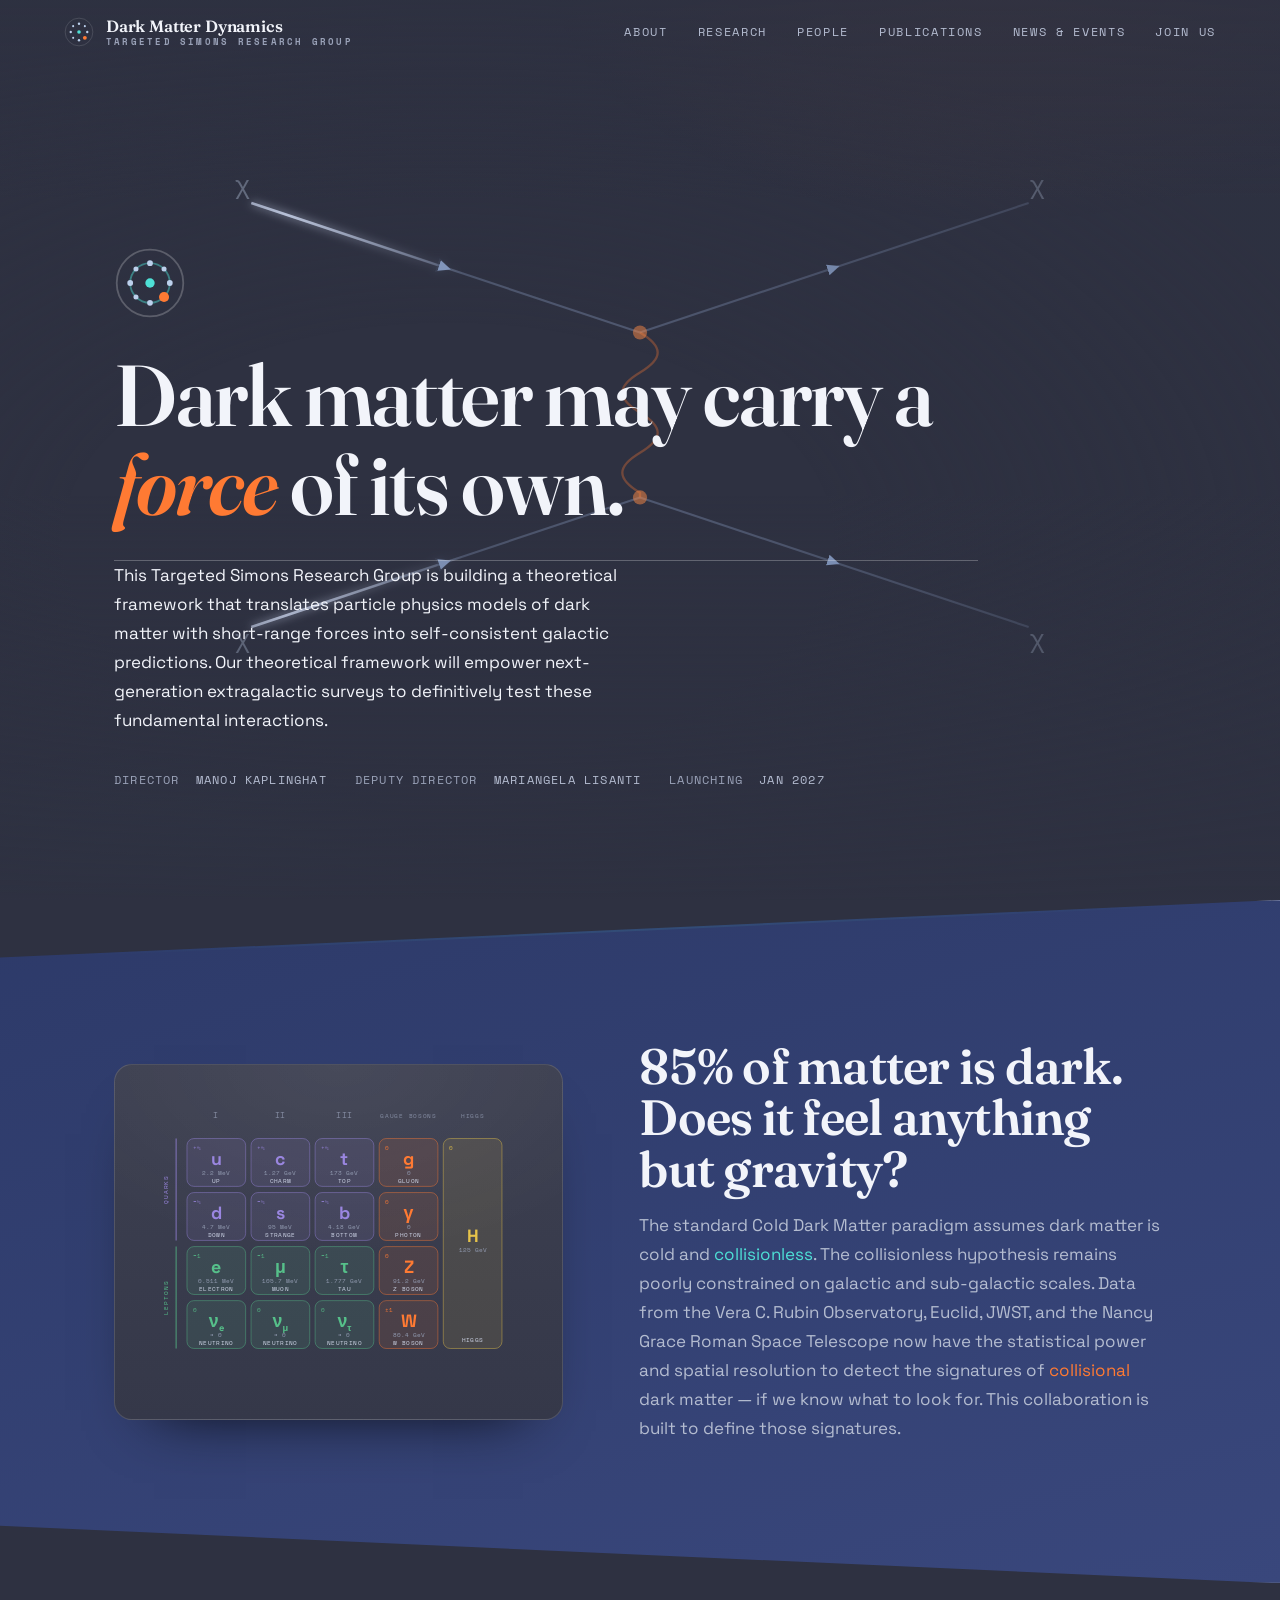
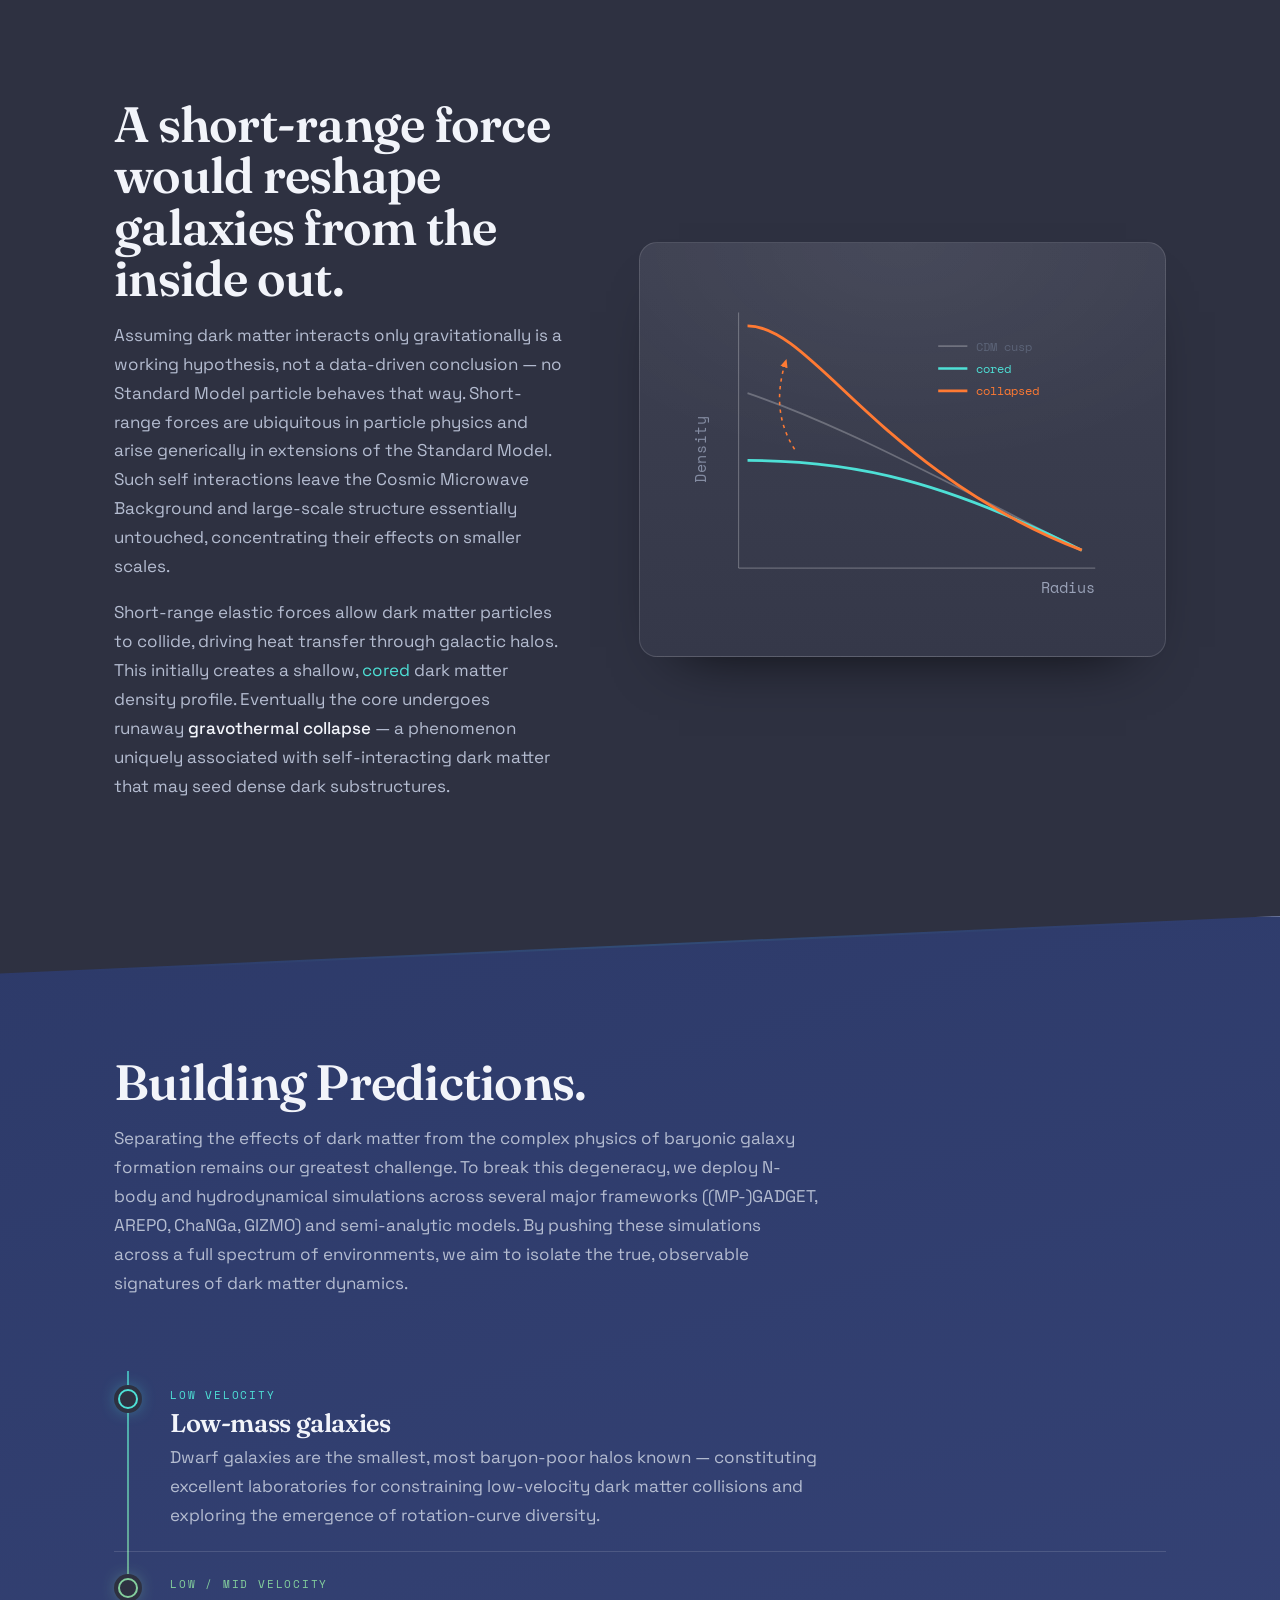
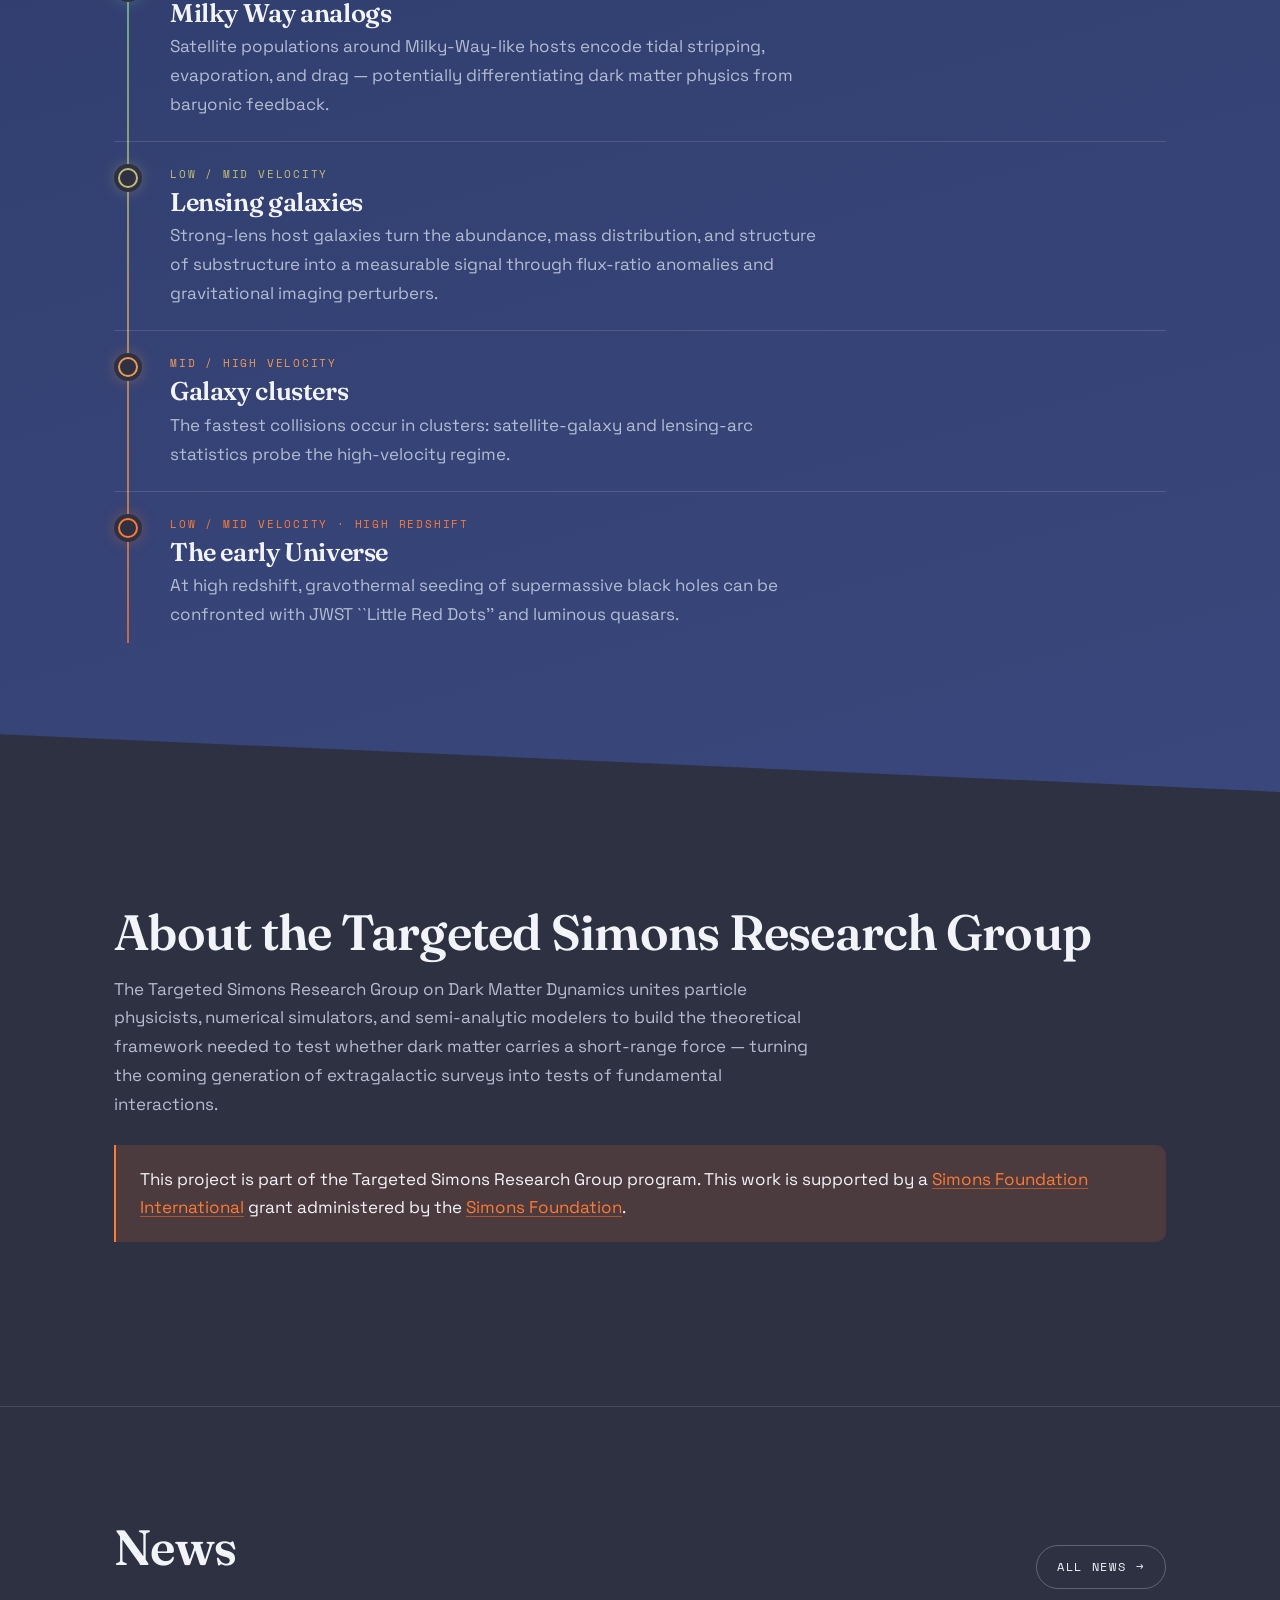
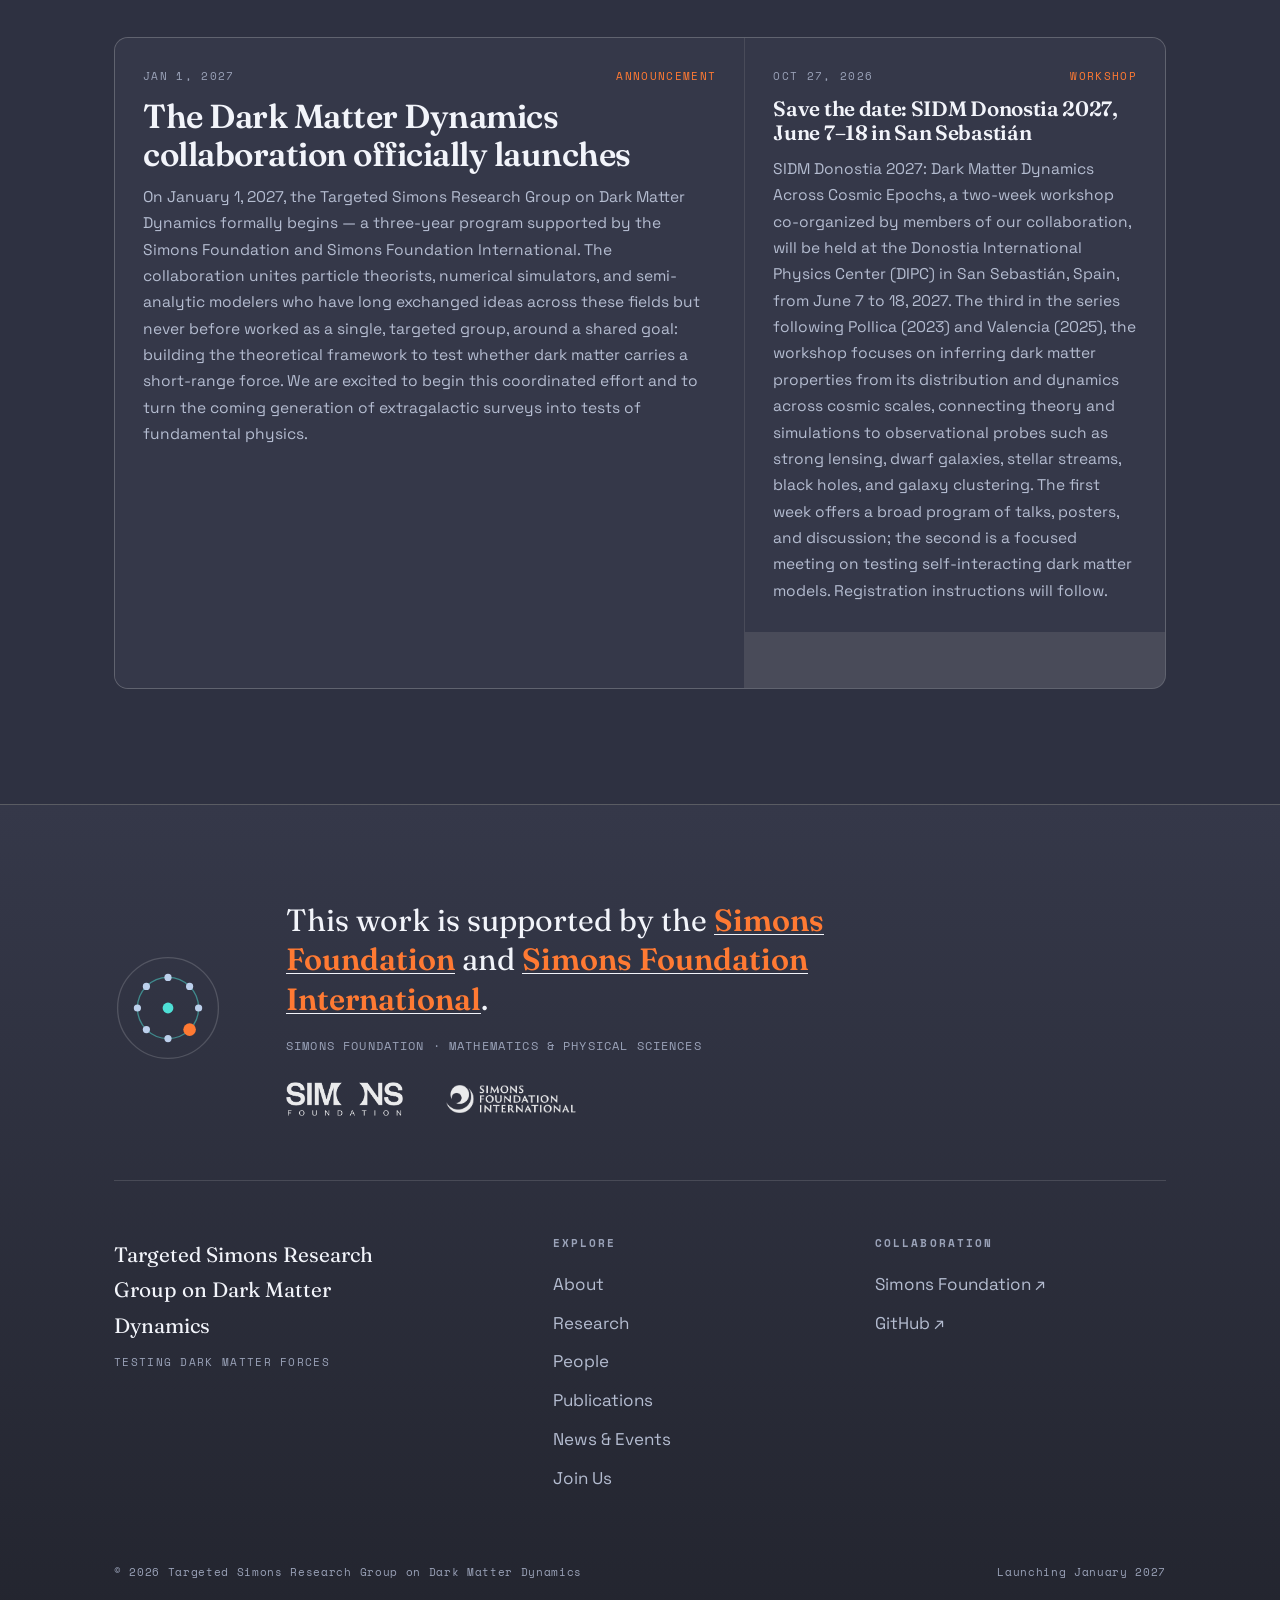
<file: index.html>
<!DOCTYPE html>
<html lang="en">
<head>
  <meta charset="utf-8">
  <meta name="viewport" content="width=device-width, initial-scale=1">
  <title>Targeted Simons Research Group on Dark Matter Dynamics</title>
  <meta name="description" content="A Targeted Simons Foundation Research Group building the theoretical framework to test whether dark matter particles carry a short-range force — turning the coming flood of observations into tests of fundamental interactions.">
  <link rel="preconnect" href="https://fonts.googleapis.com">
  <link rel="preconnect" href="https://fonts.gstatic.com" crossorigin>
  <link href="https://fonts.googleapis.com/css2?family=Fraunces:ital,opsz,wght@0,9..144,400;0,9..144,600;1,9..144,400&family=Space+Grotesk:wght@400;500;700&family=Space+Mono:wght@400;700&display=swap" rel="stylesheet">
  <link rel="stylesheet" href="styles.css">
</head>
<body>
  <a class="skip-link" href="#main">Skip to content</a>

  <!-- ============ NAV ============ -->
  <header class="nav">
    <a class="brand" href="index.html" aria-label="Home">
      <svg class="mark" viewBox="0 0 40 40" fill="none" aria-hidden="true">
        <circle cx="20" cy="20" r="18.5" stroke="rgba(255,255,255,0.18)"/>
        <circle cx="20" cy="20" r="2.4" fill="#4ee0d6"/>
        <circle cx="31" cy="20" r="1.6" fill="#bcd0ec"/><circle cx="9" cy="20" r="1.6" fill="#bcd0ec"/>
        <circle cx="20" cy="9" r="1.6" fill="#bcd0ec"/><circle cx="20" cy="31" r="1.6" fill="#bcd0ec"/>
        <circle cx="27.8" cy="12.2" r="1.4" fill="#bcd0ec"/><circle cx="12.2" cy="27.8" r="1.4" fill="#bcd0ec"/>
        <circle cx="27.8" cy="27.8" r="2.6" fill="#ff7a33"/><circle cx="12.2" cy="12.2" r="1.4" fill="#bcd0ec"/>
      </svg>
      <span class="wordmark">Dark Matter Dynamics<span>Targeted Simons Research Group</span></span>
    </a>
    <button class="nav-toggle" aria-label="Menu" aria-expanded="false">≡</button>
    <nav class="nav-links">
      <a href="index.html#about">About</a>
      <a href="index.html#research">Research</a>
      <a href="people.html">People</a>
      <a href="publications.html">Publications</a>
      <a href="news.html">News &amp; Events</a>
      <a href="join.html">Join Us</a>
    </nav>
  </header>

  <main id="main">

  <!-- ============ HERO ============ -->
  <section class="hero">
    <div class="halo-fig" aria-hidden="true">
      <!-- t-channel scattering: two dark matter particles (χ) exchange a mediator (φ).
           A soft light beam sweeps left→right, "lighting" the interaction as it flows. -->
      <svg class="feyn" viewBox="0 0 900 600" xmlns="http://www.w3.org/2000/svg" role="img"
           aria-label="Feynman diagram: two dark matter particles scattering through a force mediator">
        <defs>
          <filter id="fdglow" x="-20%" y="-20%" width="140%" height="140%">
            <feGaussianBlur stdDeviation="3.4" result="b"/>
            <feMerge><feMergeNode in="b"/><feMergeNode in="SourceGraphic"/></feMerge>
          </filter>
          <linearGradient id="fdband" x1="0" y1="0" x2="1" y2="0">
            <stop offset="0" stop-color="#000"/>
            <stop offset=".5" stop-color="#fff"/>
            <stop offset="1" stop-color="#000"/>
          </linearGradient>
          <mask id="fdsweep" maskUnits="userSpaceOnUse" x="0" y="0" width="900" height="600">
            <rect width="900" height="600" fill="#000"/>
            <rect class="fdbeam" x="0" y="0" width="300" height="600" fill="url(#fdband)"/>
          </mask>
          <marker id="fdarrow" viewBox="0 0 10 10" refX="5" refY="5" markerWidth="6.5" markerHeight="6.5" orient="auto">
            <path d="M0 1 L9 5 L0 9 z" fill="#8aa0c8"/>
          </marker>
          <path id="fdL1" d="M120 120 L285 175 L450 230" marker-mid="url(#fdarrow)"/>
          <path id="fdL2" d="M450 230 L615 175 L780 120" marker-mid="url(#fdarrow)"/>
          <path id="fdL3" d="M120 480 L285 425 L450 370" marker-mid="url(#fdarrow)"/>
          <path id="fdL4" d="M450 370 L615 425 L780 480" marker-mid="url(#fdarrow)"/>
          <path id="fdMed" d="M450 230 C470 242 470 252 450 264 C430 276 430 286 450 298
                              C470 310 470 320 450 332 C430 344 430 354 450 366 L450 370"/>
        </defs>

        <!-- dim base layer (always visible) -->
        <g class="fd-dim">
          <use href="#fdL1"/><use href="#fdL2"/><use href="#fdL3"/><use href="#fdL4"/>
          <use href="#fdMed" class="fd-med"/>
          <circle class="fd-vtx" cx="450" cy="230" r="6"/>
          <circle class="fd-vtx" cx="450" cy="370" r="6"/>
        </g>

        <!-- bright layer, revealed only through the moving beam -->
        <g class="fd-lit" mask="url(#fdsweep)" filter="url(#fdglow)">
          <use href="#fdL1"/><use href="#fdL2"/><use href="#fdL3"/><use href="#fdL4"/>
          <use href="#fdMed" class="fd-med"/>
          <circle class="fd-vtx" cx="450" cy="230" r="6"/>
          <circle class="fd-vtx" cx="450" cy="370" r="6"/>
        </g>

        <g class="fd-labels">
          <text x="106" y="112">χ</text>
          <text x="794" y="112" text-anchor="end">χ</text>
          <text x="106" y="498">χ</text>
          <text x="794" y="498" text-anchor="end">χ</text>
        </g>
      </svg>
    </div>
    <div class="wrap">
      <svg class="hero-mark" viewBox="0 0 40 40" fill="none" aria-hidden="true">
        <circle cx="20" cy="20" r="18.5" stroke="rgba(255,255,255,0.22)"/>
        <circle cx="20" cy="20" r="11" stroke="rgba(78,224,214,0.45)"/>
        <circle cx="20" cy="20" r="2.6" fill="#4ee0d6"/>
        <circle cx="31" cy="20" r="1.6" fill="#bcd0ec"/><circle cx="9" cy="20" r="1.6" fill="#bcd0ec"/>
        <circle cx="20" cy="9" r="1.6" fill="#bcd0ec"/><circle cx="20" cy="31" r="1.6" fill="#bcd0ec"/>
        <circle cx="27.8" cy="12.2" r="1.4" fill="#bcd0ec"/><circle cx="12.2" cy="27.8" r="1.4" fill="#bcd0ec"/>
        <circle cx="27.8" cy="27.8" r="2.8" fill="#ff7a33"/><circle cx="12.2" cy="12.2" r="1.4" fill="#bcd0ec"/>
      </svg>
<!--      <p class="eyebrow">Simons Collaboration</p> --> 
      <h1 class="h-display">Dark matter may carry a <span class="accent">force</span> of its own.</h1>
        <p style="max-width: 50%;">
  This Targeted Simons Research Group is building a theoretical framework that
  translates particle physics models of dark matter with
  short-range forces into self-consistent galactic predictions. Our theoretical framework will empower
  next-generation extragalactic surveys to definitively test these fundamental interactions.
</p>
      <div class="hero-meta" style="border-top: none;">
        <span>Director&nbsp; <b>Manoj Kaplinghat</b></span>
        <span>Deputy Director&nbsp; <b>Mariangela Lisanti</b></span>
        <span>Launching&nbsp; <b>Jan 2027</b></span>
      </div>
    </div>
  </section>

  <!-- ============ 01 · OVERVIEW ============ -->
  <section class="section angled" id="overview">
    <div class="wrap spotlight">
      <div class="spot-figure reveal">
        <div class="figcard">
          <!-- The Standard Model of elementary particles: three generations of
               quarks & leptons, the gauge bosons, and the Higgs -->
          <svg viewBox="0 0 480 360" role="img" aria-label="The Standard Model of elementary particles: three generations of quarks and leptons, the gauge bosons, and the Higgs.">
          <text x="82.0" y="20" text-anchor="middle" font-family="'Space Mono', monospace" font-size="10" fill="#848ca2" letter-spacing="0.08em">I</text>
          <text x="165.0" y="20" text-anchor="middle" font-family="'Space Mono', monospace" font-size="10" fill="#848ca2" letter-spacing="0.08em">II</text>
          <text x="248.0" y="20" text-anchor="middle" font-family="'Space Mono', monospace" font-size="10" fill="#848ca2" letter-spacing="0.08em">III</text>
          <text x="331.0" y="20" text-anchor="middle" font-family="'Space Mono', monospace" font-size="7.5" fill="#848ca2" letter-spacing="0.12em">GAUGE BOSONS</text>
          <text x="414.0" y="20" text-anchor="middle" font-family="'Space Mono', monospace" font-size="7.5" fill="#848ca2" letter-spacing="0.12em">HIGGS</text>
          <line x1="30" y1="46" x2="30" y2="178" stroke="#9a86e0" stroke-opacity="0.5" stroke-width="2"/>
          <line x1="30" y1="186" x2="30" y2="318" stroke="#56c08a" stroke-opacity="0.5" stroke-width="2"/>
          <text transform="translate(20,112.0) rotate(-90)" text-anchor="middle" font-family="'Space Mono', monospace" font-size="8" letter-spacing="0.14em" fill="#9a86e0">QUARKS</text>
          <text transform="translate(20,252.0) rotate(-90)" text-anchor="middle" font-family="'Space Mono', monospace" font-size="8" letter-spacing="0.14em" fill="#56c08a">LEPTONS</text>
          <rect x="44" y="46" width="76" height="62" rx="9" fill="#9a86e0" fill-opacity="0.10" stroke="#9a86e0" stroke-opacity="0.55"/>
          <text x="52" y="61" font-family="'Space Mono', monospace" font-size="8" fill="#9a86e0" fill-opacity="0.9">+⅔</text>
          <text x="82.0" y="80" text-anchor="middle" font-family="'Space Grotesk', sans-serif" font-weight="700" font-size="23" fill="#9a86e0">u</text>
          <text x="82.0" y="93" text-anchor="middle" font-family="'Space Mono', monospace" font-size="8" fill="#929bb1">2.2 MeV</text>
          <text x="82.0" y="103" text-anchor="middle" font-family="'Space Mono', monospace" font-size="7.5" letter-spacing="0.06em" fill="#cdd4e6">UP</text>
          <rect x="127" y="46" width="76" height="62" rx="9" fill="#9a86e0" fill-opacity="0.10" stroke="#9a86e0" stroke-opacity="0.55"/>
          <text x="135" y="61" font-family="'Space Mono', monospace" font-size="8" fill="#9a86e0" fill-opacity="0.9">+⅔</text>
          <text x="165.0" y="80" text-anchor="middle" font-family="'Space Grotesk', sans-serif" font-weight="700" font-size="23" fill="#9a86e0">c</text>
          <text x="165.0" y="93" text-anchor="middle" font-family="'Space Mono', monospace" font-size="8" fill="#929bb1">1.27 GeV</text>
          <text x="165.0" y="103" text-anchor="middle" font-family="'Space Mono', monospace" font-size="7.5" letter-spacing="0.06em" fill="#cdd4e6">CHARM</text>
          <rect x="210" y="46" width="76" height="62" rx="9" fill="#9a86e0" fill-opacity="0.10" stroke="#9a86e0" stroke-opacity="0.55"/>
          <text x="218" y="61" font-family="'Space Mono', monospace" font-size="8" fill="#9a86e0" fill-opacity="0.9">+⅔</text>
          <text x="248.0" y="80" text-anchor="middle" font-family="'Space Grotesk', sans-serif" font-weight="700" font-size="23" fill="#9a86e0">t</text>
          <text x="248.0" y="93" text-anchor="middle" font-family="'Space Mono', monospace" font-size="8" fill="#929bb1">173 GeV</text>
          <text x="248.0" y="103" text-anchor="middle" font-family="'Space Mono', monospace" font-size="7.5" letter-spacing="0.06em" fill="#cdd4e6">TOP</text>
          <rect x="44" y="116" width="76" height="62" rx="9" fill="#9a86e0" fill-opacity="0.10" stroke="#9a86e0" stroke-opacity="0.55"/>
          <text x="52" y="131" font-family="'Space Mono', monospace" font-size="8" fill="#9a86e0" fill-opacity="0.9">−⅓</text>
          <text x="82.0" y="150" text-anchor="middle" font-family="'Space Grotesk', sans-serif" font-weight="700" font-size="23" fill="#9a86e0">d</text>
          <text x="82.0" y="163" text-anchor="middle" font-family="'Space Mono', monospace" font-size="8" fill="#929bb1">4.7 MeV</text>
          <text x="82.0" y="173" text-anchor="middle" font-family="'Space Mono', monospace" font-size="7.5" letter-spacing="0.06em" fill="#cdd4e6">DOWN</text>
          <rect x="127" y="116" width="76" height="62" rx="9" fill="#9a86e0" fill-opacity="0.10" stroke="#9a86e0" stroke-opacity="0.55"/>
          <text x="135" y="131" font-family="'Space Mono', monospace" font-size="8" fill="#9a86e0" fill-opacity="0.9">−⅓</text>
          <text x="165.0" y="150" text-anchor="middle" font-family="'Space Grotesk', sans-serif" font-weight="700" font-size="23" fill="#9a86e0">s</text>
          <text x="165.0" y="163" text-anchor="middle" font-family="'Space Mono', monospace" font-size="8" fill="#929bb1">95 MeV</text>
          <text x="165.0" y="173" text-anchor="middle" font-family="'Space Mono', monospace" font-size="7.5" letter-spacing="0.06em" fill="#cdd4e6">STRANGE</text>
          <rect x="210" y="116" width="76" height="62" rx="9" fill="#9a86e0" fill-opacity="0.10" stroke="#9a86e0" stroke-opacity="0.55"/>
          <text x="218" y="131" font-family="'Space Mono', monospace" font-size="8" fill="#9a86e0" fill-opacity="0.9">−⅓</text>
          <text x="248.0" y="150" text-anchor="middle" font-family="'Space Grotesk', sans-serif" font-weight="700" font-size="23" fill="#9a86e0">b</text>
          <text x="248.0" y="163" text-anchor="middle" font-family="'Space Mono', monospace" font-size="8" fill="#929bb1">4.18 GeV</text>
          <text x="248.0" y="173" text-anchor="middle" font-family="'Space Mono', monospace" font-size="7.5" letter-spacing="0.06em" fill="#cdd4e6">BOTTOM</text>
          <rect x="44" y="186" width="76" height="62" rx="9" fill="#56c08a" fill-opacity="0.10" stroke="#56c08a" stroke-opacity="0.55"/>
          <text x="52" y="201" font-family="'Space Mono', monospace" font-size="8" fill="#56c08a" fill-opacity="0.9">−1</text>
          <text x="82.0" y="220" text-anchor="middle" font-family="'Space Grotesk', sans-serif" font-weight="700" font-size="23" fill="#56c08a">e</text>
          <text x="82.0" y="233" text-anchor="middle" font-family="'Space Mono', monospace" font-size="8" fill="#929bb1">0.511 MeV</text>
          <text x="82.0" y="243" text-anchor="middle" font-family="'Space Mono', monospace" font-size="7.5" letter-spacing="0.06em" fill="#cdd4e6">ELECTRON</text>
          <rect x="127" y="186" width="76" height="62" rx="9" fill="#56c08a" fill-opacity="0.10" stroke="#56c08a" stroke-opacity="0.55"/>
          <text x="135" y="201" font-family="'Space Mono', monospace" font-size="8" fill="#56c08a" fill-opacity="0.9">−1</text>
          <text x="165.0" y="220" text-anchor="middle" font-family="'Space Grotesk', sans-serif" font-weight="700" font-size="23" fill="#56c08a">μ</text>
          <text x="165.0" y="233" text-anchor="middle" font-family="'Space Mono', monospace" font-size="8" fill="#929bb1">105.7 MeV</text>
          <text x="165.0" y="243" text-anchor="middle" font-family="'Space Mono', monospace" font-size="7.5" letter-spacing="0.06em" fill="#cdd4e6">MUON</text>
          <rect x="210" y="186" width="76" height="62" rx="9" fill="#56c08a" fill-opacity="0.10" stroke="#56c08a" stroke-opacity="0.55"/>
          <text x="218" y="201" font-family="'Space Mono', monospace" font-size="8" fill="#56c08a" fill-opacity="0.9">−1</text>
          <text x="248.0" y="220" text-anchor="middle" font-family="'Space Grotesk', sans-serif" font-weight="700" font-size="23" fill="#56c08a">τ</text>
          <text x="248.0" y="233" text-anchor="middle" font-family="'Space Mono', monospace" font-size="8" fill="#929bb1">1.777 GeV</text>
          <text x="248.0" y="243" text-anchor="middle" font-family="'Space Mono', monospace" font-size="7.5" letter-spacing="0.06em" fill="#cdd4e6">TAU</text>
          <rect x="44" y="256" width="76" height="62" rx="9" fill="#56c08a" fill-opacity="0.10" stroke="#56c08a" stroke-opacity="0.55"/>
          <text x="52" y="271" font-family="'Space Mono', monospace" font-size="8" fill="#56c08a" fill-opacity="0.9">0</text>
          <text x="82.0" y="290" text-anchor="middle" font-family="'Space Grotesk', sans-serif" font-weight="700" font-size="23" fill="#56c08a">ν<tspan font-size="12" dy="5">e</tspan></text>
          <text x="82.0" y="303" text-anchor="middle" font-family="'Space Mono', monospace" font-size="8" fill="#929bb1">≈ 0</text>
          <text x="82.0" y="313" text-anchor="middle" font-family="'Space Mono', monospace" font-size="7.5" letter-spacing="0.06em" fill="#cdd4e6">NEUTRINO</text>
          <rect x="127" y="256" width="76" height="62" rx="9" fill="#56c08a" fill-opacity="0.10" stroke="#56c08a" stroke-opacity="0.55"/>
          <text x="135" y="271" font-family="'Space Mono', monospace" font-size="8" fill="#56c08a" fill-opacity="0.9">0</text>
          <text x="165.0" y="290" text-anchor="middle" font-family="'Space Grotesk', sans-serif" font-weight="700" font-size="23" fill="#56c08a">ν<tspan font-size="12" dy="5">μ</tspan></text>
          <text x="165.0" y="303" text-anchor="middle" font-family="'Space Mono', monospace" font-size="8" fill="#929bb1">≈ 0</text>
          <text x="165.0" y="313" text-anchor="middle" font-family="'Space Mono', monospace" font-size="7.5" letter-spacing="0.06em" fill="#cdd4e6">NEUTRINO</text>
          <rect x="210" y="256" width="76" height="62" rx="9" fill="#56c08a" fill-opacity="0.10" stroke="#56c08a" stroke-opacity="0.55"/>
          <text x="218" y="271" font-family="'Space Mono', monospace" font-size="8" fill="#56c08a" fill-opacity="0.9">0</text>
          <text x="248.0" y="290" text-anchor="middle" font-family="'Space Grotesk', sans-serif" font-weight="700" font-size="23" fill="#56c08a">ν<tspan font-size="12" dy="5">τ</tspan></text>
          <text x="248.0" y="303" text-anchor="middle" font-family="'Space Mono', monospace" font-size="8" fill="#929bb1">≈ 0</text>
          <text x="248.0" y="313" text-anchor="middle" font-family="'Space Mono', monospace" font-size="7.5" letter-spacing="0.06em" fill="#cdd4e6">NEUTRINO</text>
          <rect x="293" y="46" width="76" height="62" rx="9" fill="#ff7a33" fill-opacity="0.10" stroke="#ff7a33" stroke-opacity="0.55"/>
          <text x="301" y="61" font-family="'Space Mono', monospace" font-size="8" fill="#ff7a33" fill-opacity="0.9">0</text>
          <text x="331.0" y="80" text-anchor="middle" font-family="'Space Grotesk', sans-serif" font-weight="700" font-size="23" fill="#ff7a33">g</text>
          <text x="331.0" y="93" text-anchor="middle" font-family="'Space Mono', monospace" font-size="8" fill="#929bb1">0</text>
          <text x="331.0" y="103" text-anchor="middle" font-family="'Space Mono', monospace" font-size="7.5" letter-spacing="0.06em" fill="#cdd4e6">GLUON</text>
          <rect x="293" y="116" width="76" height="62" rx="9" fill="#ff7a33" fill-opacity="0.10" stroke="#ff7a33" stroke-opacity="0.55"/>
          <text x="301" y="131" font-family="'Space Mono', monospace" font-size="8" fill="#ff7a33" fill-opacity="0.9">0</text>
          <text x="331.0" y="150" text-anchor="middle" font-family="'Space Grotesk', sans-serif" font-weight="700" font-size="23" fill="#ff7a33">γ</text>
          <text x="331.0" y="163" text-anchor="middle" font-family="'Space Mono', monospace" font-size="8" fill="#929bb1">0</text>
          <text x="331.0" y="173" text-anchor="middle" font-family="'Space Mono', monospace" font-size="7.5" letter-spacing="0.06em" fill="#cdd4e6">PHOTON</text>
          <rect x="293" y="186" width="76" height="62" rx="9" fill="#ff7a33" fill-opacity="0.10" stroke="#ff7a33" stroke-opacity="0.55"/>
          <text x="301" y="201" font-family="'Space Mono', monospace" font-size="8" fill="#ff7a33" fill-opacity="0.9">0</text>
          <text x="331.0" y="220" text-anchor="middle" font-family="'Space Grotesk', sans-serif" font-weight="700" font-size="23" fill="#ff7a33">Z</text>
          <text x="331.0" y="233" text-anchor="middle" font-family="'Space Mono', monospace" font-size="8" fill="#929bb1">91.2 GeV</text>
          <text x="331.0" y="243" text-anchor="middle" font-family="'Space Mono', monospace" font-size="7.5" letter-spacing="0.06em" fill="#cdd4e6">Z BOSON</text>
          <rect x="293" y="256" width="76" height="62" rx="9" fill="#ff7a33" fill-opacity="0.10" stroke="#ff7a33" stroke-opacity="0.55"/>
          <text x="301" y="271" font-family="'Space Mono', monospace" font-size="8" fill="#ff7a33" fill-opacity="0.9">±1</text>
          <text x="331.0" y="290" text-anchor="middle" font-family="'Space Grotesk', sans-serif" font-weight="700" font-size="23" fill="#ff7a33">W</text>
          <text x="331.0" y="303" text-anchor="middle" font-family="'Space Mono', monospace" font-size="8" fill="#929bb1">80.4 GeV</text>
          <text x="331.0" y="313" text-anchor="middle" font-family="'Space Mono', monospace" font-size="7.5" letter-spacing="0.06em" fill="#cdd4e6">W BOSON</text>
          <rect x="376" y="46" width="76" height="272" rx="9" fill="#e6c34a" fill-opacity="0.10" stroke="#e6c34a" stroke-opacity="0.55"/>
          <text x="384" y="61" font-family="'Space Mono', monospace" font-size="8" fill="#e6c34a" fill-opacity="0.9">0</text>
          <text x="414.0" y="180.0" text-anchor="middle" font-family="'Space Grotesk', sans-serif" font-weight="700" font-size="23" fill="#e6c34a">H</text>
          <text x="414.0" y="193.0" text-anchor="middle" font-family="'Space Mono', monospace" font-size="8" fill="#929bb1">125 GeV</text>
          <text x="414.0" y="309" text-anchor="middle" font-family="'Space Mono', monospace" font-size="7.5" letter-spacing="0.06em" fill="#cdd4e6">HIGGS</text>
          </svg>
<!--          <p class="figcap">The Standard Model of elementary particles</p> -->
        </div>
      </div>
      <div class="spot-body reveal">
<!--        <p class="eyebrow">01 · Overview</p> -->
        <h2 class="title">85% of matter is dark. Does it feel anything but gravity?</h2>
        <p class="prose">The standard Cold Dark Matter paradigm assumes dark matter is cold and
          <em>collisionless</em>. The collisionless hypothesis remains poorly constrained on galactic and sub-galactic
          scales. Data from the Vera C. Rubin Observatory, Euclid, JWST, and the Nancy Grace Roman
          Space Telescope now have the statistical power and spatial resolution to detect the signatures
          of <span class="text-sidm">collisional</span> dark matter — if we know what to look for. This collaboration
          is built to define those signatures.</p>
<!--        <div class="callout">
        </div> -->
      </div>
    </div>
  </section>

  <!-- ============ 02 · THE PHYSICS ============ -->
  <section class="section" id="physics">
    <div class="wrap spotlight flip">
      <div class="spot-figure reveal">
        <div class="figcard">
          <!-- gravothermal evolution of the central density profile -->
          <svg viewBox="0 0 400 300" role="img"
               aria-label="Density profiles: a collisionless cusp, a cored profile, and a gravothermally collapsed core">
            <defs>
              <marker id="evoArrow" viewBox="0 0 10 10" refX="6" refY="5" markerWidth="6" markerHeight="6" orient="auto">
                <path d="M0 1 L9 5 L0 9 z" fill="#ff7a33"/>
              </marker>
            </defs>
            <!-- axes -->
            <line x1="54" y1="28" x2="54" y2="256" class="fig-faint"/>
            <line x1="54" y1="256" x2="372" y2="256" class="fig-faint"/>
            <text transform="rotate(-90)" x="-150" y="25" text-anchor="middle" font-family="'Space Mono', monospace" font-size="13" fill="#848ca2" letter-spacing="0.6">Density</text>
            <text x="372" y="278" class="fig-mono" font-size="13" text-anchor="end">Radius</text>
            <!-- collisionless cusp (reference) -->
            <path d="M62 100 C 150 130, 240 180, 360 240" class="fig-faint" fill="none" stroke-width="1.6"/>
            <!-- cored profile -->
            <path d="M62 160 C 160 160, 240 180, 360 240" class="fig-cdm" fill="none" stroke-width="2.4"/>
            <!-- gravothermally collapsed core -->
            <path d="M62 40 C 120 40, 180 170, 360 240" class="fig-sidm" fill="none" stroke-width="2.6"/>
            <!-- evolution arrow: core -> collapse -->
            <path d="M104 150 q-22 -34 -8 -78" class="fig-sidm" fill="none" stroke-width="1.4"
                  stroke-dasharray="3 4" marker-end="url(#evoArrow)"/>
            <!-- legend -->
            <g class="fig-mono" font-size="11">
              <line x1="232" y1="58"  x2="258" y2="58"  class="fig-faint" stroke-width="1.6"/>
              <text x="266" y="62" fill="#5b6377">CDM cusp</text>
              <line x1="232" y1="78"  x2="258" y2="78"  class="fig-cdm"  stroke-width="2.4"/>
              <text x="266" y="82" fill="#4ee0d6">cored</text>
              <line x1="232" y1="98"  x2="258" y2="98"  class="fig-sidm" stroke-width="2.6"/>
              <text x="266" y="102" fill="#ff7a33">collapsed</text>
            </g>
          </svg>
<!--          <p class="figcap">Heat flows out (core), then reverses (gravothermal collapse)</p> -->
        </div>
      </div>
      <div class="spot-body reveal">
<!--        <p class="eyebrow cool">02 · The Physics</p> -->
        <h2 class="title">A short-range force would reshape galaxies from the inside out.</h2>
        <p class="prose">Assuming dark matter interacts only gravitationally is a working
          hypothesis, not a data-driven conclusion — no Standard Model particle behaves that
          way. Short-range forces are ubiquitous in particle physics and arise generically in extensions of the
          Standard Model. Such self interactions leave the Cosmic Microwave Background and large-scale
          structure essentially untouched, concentrating their effects on smaller scales.</p>
        <p class="prose">Short-range elastic forces allow dark matter particles to collide, driving heat transfer through galactic halos. This initially creates a shallow, <em>cored</em> dark matter density profile.
          Eventually the core undergoes runaway
          <strong class="text-sidm">gravothermal collapse</strong> — a phenomenon uniquely associated with self-interacting
          dark matter that may seed dense dark substructures.</p>
      </div>
    </div>
  </section>

  <!-- ============ 03 · RESEARCH (velocity ladder) ============ -->
  <section class="section angled" id="research">
    <div class="wrap">
      <div class="head-row reveal">
        <div>
<!--           <p class="eyebrow">03 · Research</p> -->
          <h2 class="title">Building Predictions.</h2>
          <p class="prose">
      Separating the effects of dark matter from the complex physics of baryonic galaxy formation remains our greatest challenge. 
      To break this degeneracy, we deploy N-body and hydrodynamical simulations across several major frameworks ((MP-)GADGET, AREPO, ChaNGa, GIZMO) and 
      semi-analytic models. By pushing these simulations across a full spectrum of environments, we aim to isolate the true, observable signatures of dark matter dynamics.
          </p>
        </div>
      </div>

      <div class="ladder reveal">
        <div class="rung" style="--dot:#4ee0d6">
          <span class="node"></span>
          <div class="vlabel"><span class="aimno">Low velocity</span></div>
          <h3>Low-mass galaxies</h3>
          <p>Dwarf galaxies are the smallest, most baryon-poor halos known — constituting excellent laboratories for
            constraining low-velocity dark matter collisions and exploring the emergence of rotation-curve diversity.</p>
        </div>
        <div class="rung" style="--dot:#84cf9d">
          <span class="node"></span>
          <div class="vlabel"><span class="aimno">Low / mid velocity</span></div>
          <h3>Milky Way analogs</h3>
          <p>Satellite populations around Milky-Way-like hosts encode tidal stripping, evaporation, and
            drag — potentially differentiating dark matter physics from baryonic feedback.</p>
        </div>
        <div class="rung" style="--dot:#c2bd76">
          <span class="node"></span>
          <div class="vlabel"><span class="aimno">Low / mid velocity</span></div>
          <h3>Lensing galaxies</h3>
          <p>Strong-lens host galaxies turn the abundance, mass distribution, and structure of
            substructure into a measurable signal through flux-ratio
            anomalies and gravitational imaging perturbers.</p>
        </div>
        <div class="rung" style="--dot:#ee9a52">
          <span class="node"></span>
          <div class="vlabel"><span class="aimno">Mid / high velocity</span></div>
          <h3>Galaxy clusters</h3>
          <p>The fastest collisions occur in clusters: satellite-galaxy and
            lensing-arc statistics probe the high-velocity regime.</p>
        </div>
        <div class="rung" style="--dot:#ff7a33">
          <span class="node"></span>
          <div class="vlabel"><span class="aimno">Low / mid velocity · high redshift</span></div>
          <h3>The early Universe</h3>
          <p>At high redshift, gravothermal seeding of supermassive black holes can be confronted with
            JWST ``Little Red Dots'' and luminous quasars.</p>
        </div>
      </div>
    </div>
  </section>


  <!-- ============ ABOUT ============ -->
  <section class="section" id="about">
    <div class="wrap">
      <div class="head-row reveal">
        <div>
<!--          <p class="eyebrow">About</p> -->
          <h2 class="title">About the Targeted Simons Research Group</h2>
          <!-- TODO: once our Targeted Simons Research Group program page is live, link its name below:
               <a href="URL" target="_blank" rel="noopener">Targeted Simons Research Group</a> -->
          <p class="prose">The Targeted Simons Research Group on Dark Matter Dynamics unites particle
            physicists, numerical simulators, and semi-analytic modelers to build the theoretical framework
            needed to test whether dark matter carries a short-range force — turning the coming generation of
            extragalactic surveys into tests of fundamental interactions.</p>
          <div class="callout">
            <p>This project is part of the Targeted Simons Research Group program. This work is supported by a
              <a href="https://www.sfi.org.bm/" target="_blank" rel="noopener">Simons Foundation International</a>
              grant administered by the
              <a href="https://www.simonsfoundation.org" target="_blank" rel="noopener">Simons Foundation</a>.</p>
          </div>
        </div>
      </div>
    </div>
  </section>


  <!-- ============ NEWS (top 3) ============ -->
  <section class="section" id="news">
    <div class="wrap">
      <div class="head-row reveal">
        <div>
<!--          <p class="eyebrow">Latest</p> --> 
          <h2 class="title">News</h2>
        </div>
        <a class="btn-ghost" href="news.html">All news</a>
      </div>
      <div class="news-feature reveal" id="news-featured"><!-- rendered from data/content.js --></div>
    </div>
  </section>

  </main>

  <!-- ============ FOOTER ============ -->
  <footer class="site-footer">
    <div class="wrap">
      <div class="ack">
        <svg class="ack-mark" viewBox="0 0 120 120" fill="none" aria-hidden="true">
          <circle cx="60" cy="60" r="56" stroke="rgba(255,255,255,0.16)" stroke-width="1.5"/>
          <circle cx="60" cy="60" r="34" stroke="rgba(78,224,214,0.5)" stroke-width="1.5"/>
          <circle cx="60" cy="60" r="6" fill="#4ee0d6"/>
          <circle cx="94" cy="60" r="4" fill="#bcd0ec"/><circle cx="26" cy="60" r="4" fill="#bcd0ec"/>
          <circle cx="60" cy="26" r="4" fill="#bcd0ec"/><circle cx="60" cy="94" r="4" fill="#bcd0ec"/>
          <circle cx="84" cy="84" r="7" fill="#ff7a33"/><circle cx="36" cy="36" r="4" fill="#bcd0ec"/>
          <circle cx="84" cy="36" r="4" fill="#bcd0ec"/><circle cx="36" cy="84" r="4" fill="#bcd0ec"/>
        </svg>
        <div>
          <p class="ack-text">This work is supported by the
            <a href="https://www.simonsfoundation.org/" target="_blank" rel="noopener"><b>Simons Foundation</b></a> and
            <a href="https://www.sfi.org.bm/" target="_blank" rel="noopener"><b>Simons Foundation International</b></a>.</p>
          <span class="ack-sub">Simons Foundation · Mathematics &amp; Physical Sciences</span>
          <div class="ack-logos">
            <a href="https://www.simonsfoundation.org/" target="_blank" rel="noopener" aria-label="Simons Foundation">
              <img src="images/logos/simons-foundation.png" alt="Simons Foundation" loading="lazy">
            </a>
            <a href="https://www.sfi.org.bm/" target="_blank" rel="noopener" aria-label="Simons Foundation International">
              <img src="images/logos/simons-foundation-international.png" alt="Simons Foundation International" loading="lazy">
            </a>
          </div>
        </div>
      </div>

      <div class="foot-cols">
        <div>
          <p class="foot-brand">Targeted Simons Research Group on Dark Matter Dynamics
            <span>Testing dark matter forces</span></p>
        </div>
        <div>
          <h3>Explore</h3>
          <a href="index.html#about">About</a>
          <a href="index.html#research">Research</a>
          <a href="people.html">People</a>
          <a href="publications.html">Publications</a>
          <a href="news.html">News &amp; Events</a>
          <a href="join.html">Join Us</a>
        </div>
        <div>
          <h3>Collaboration</h3>
          <a href="https://www.simonsfoundation.org/" target="_blank" rel="noopener">Simons Foundation ↗</a>
          <a href="https://github.com/Simons-Dark-Matter-Dynamics" target="_blank" rel="noopener">GitHub ↗</a>
        </div>
      </div>

      <div class="foot-bottom">
        <span>© 2026 Targeted Simons Research Group on Dark Matter Dynamics</span>
        <span>Launching January 2027</span>
      </div>
    </div>
  </footer>

  <script defer src="data/content.js"></script>
  <script defer src="js/site.js"></script>
</body>
</html>
</file>
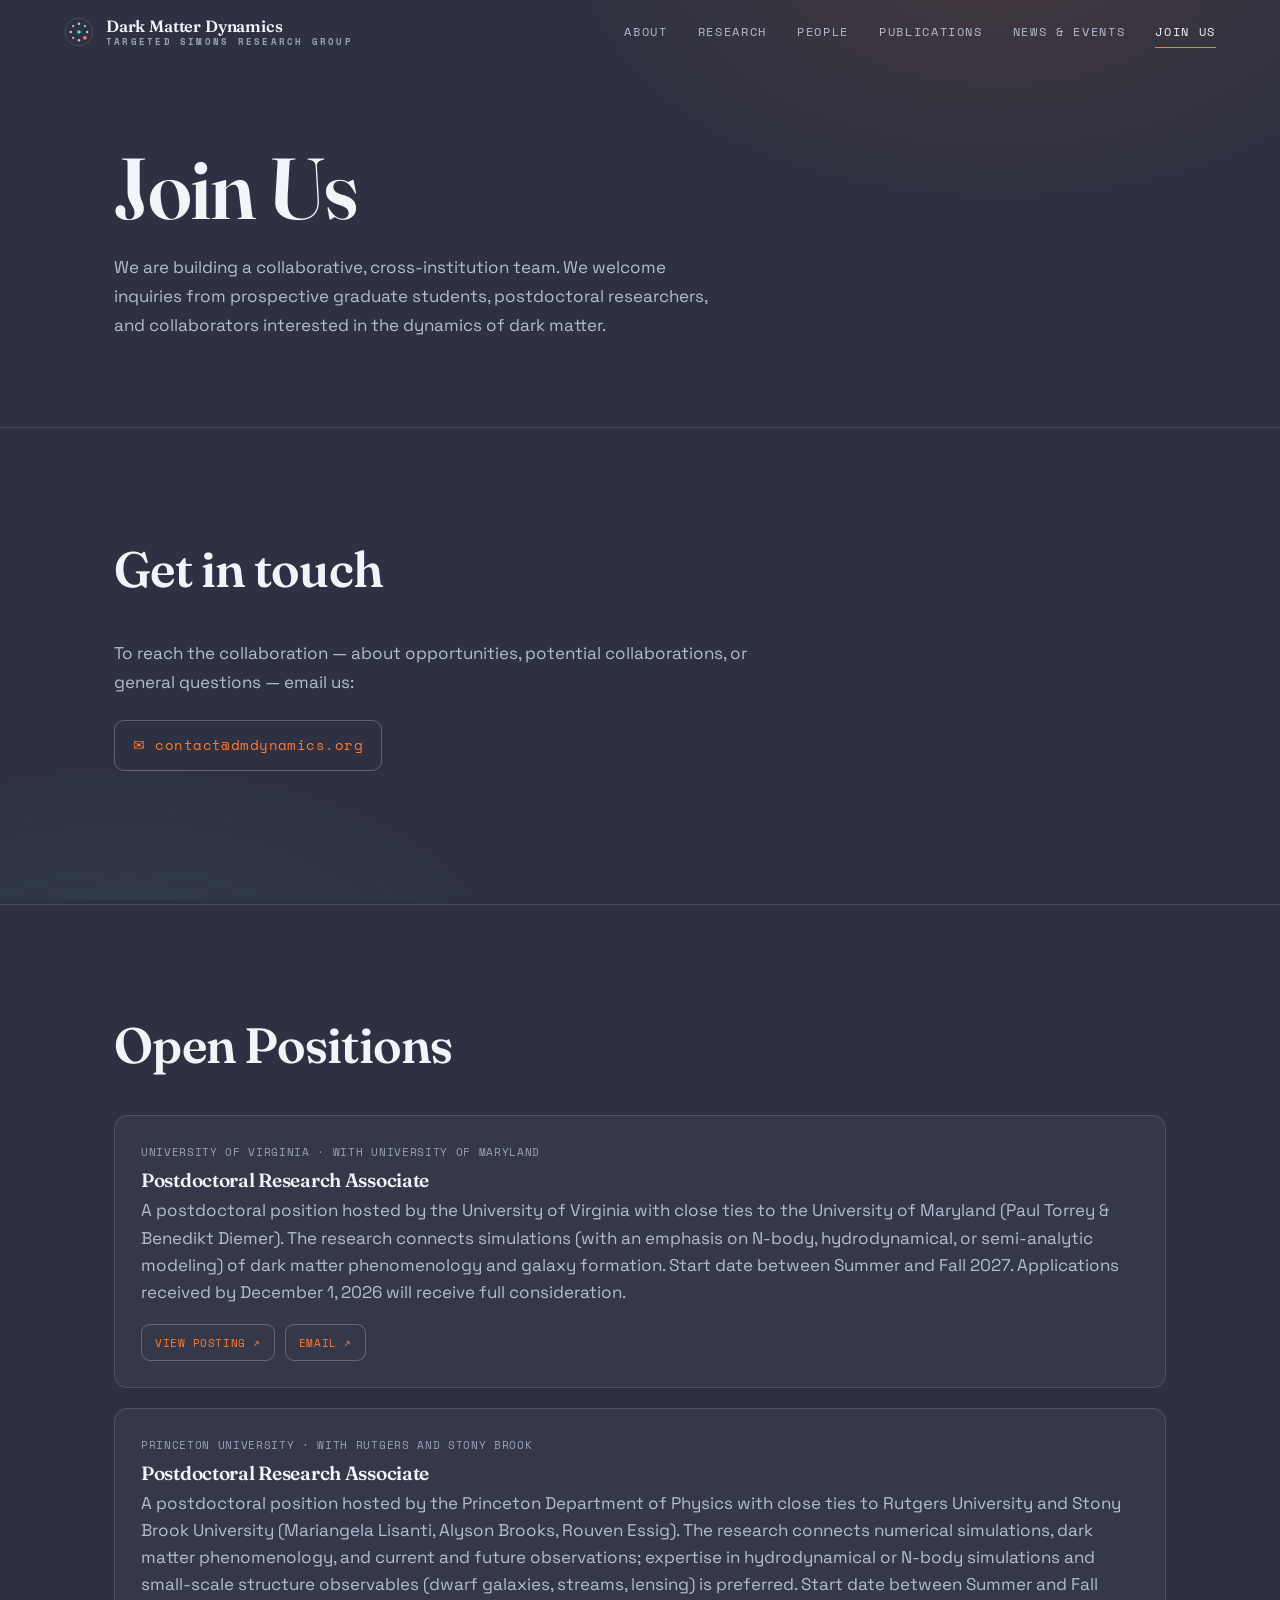
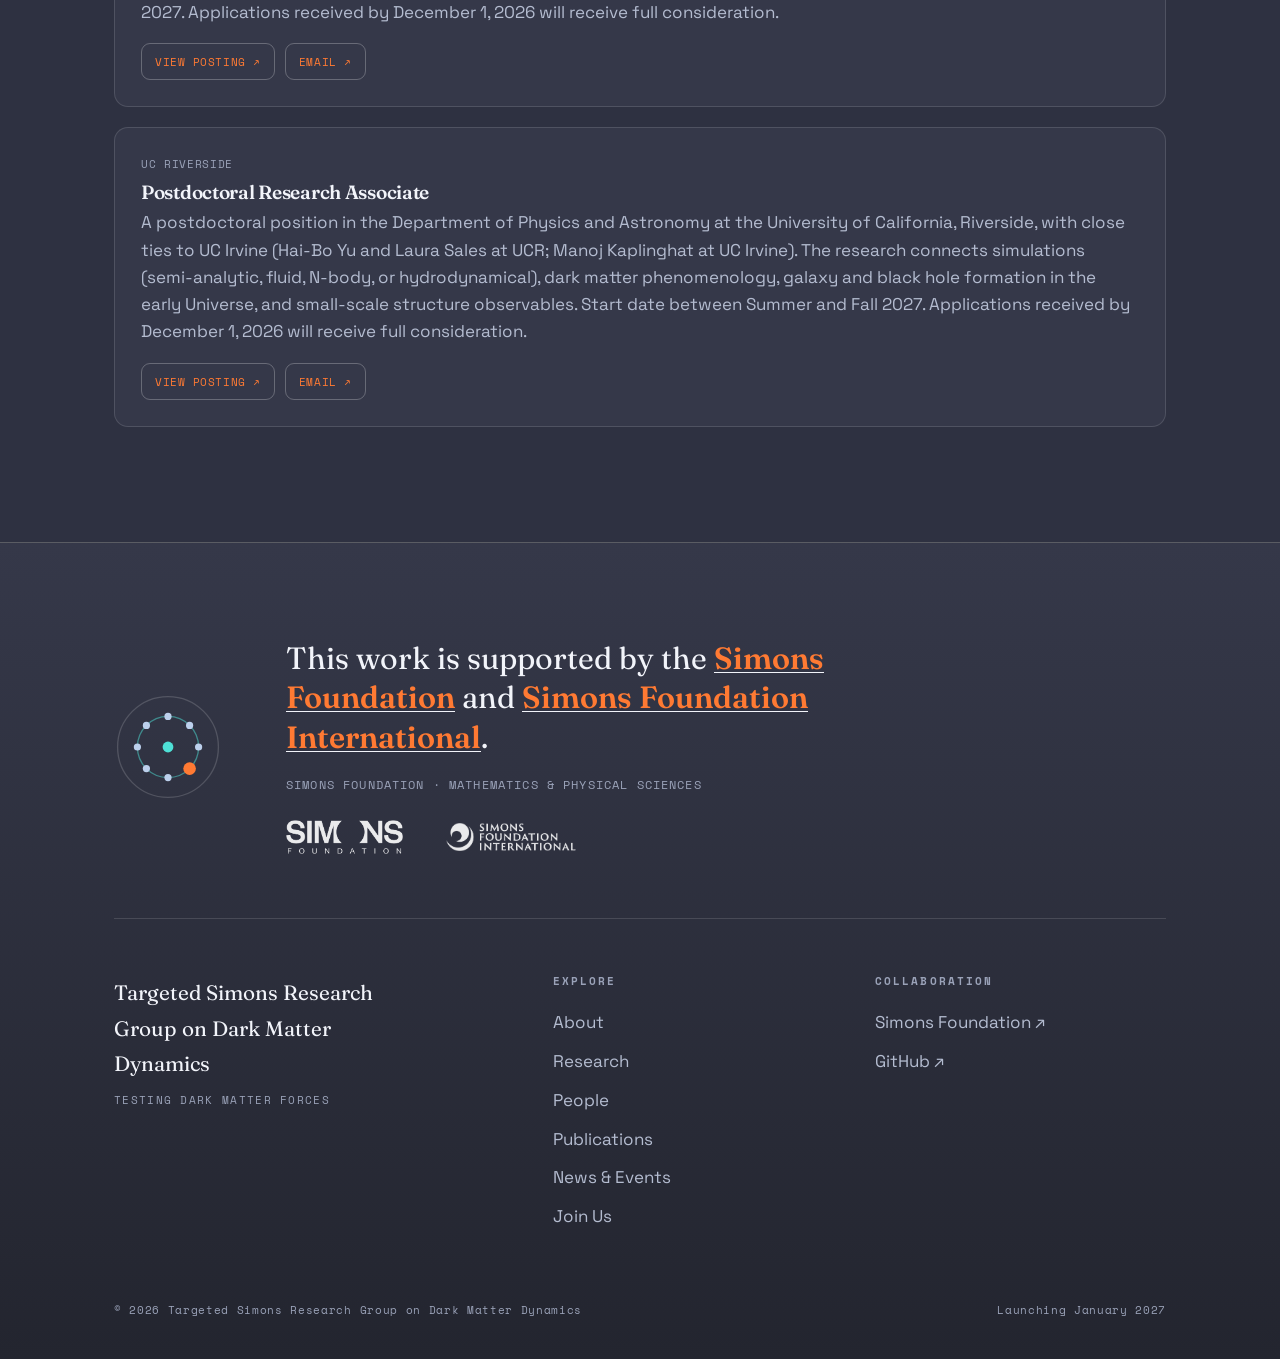
<file: join.html>
<!DOCTYPE html>
<html lang="en">
<head>
  <meta charset="utf-8">
  <meta name="viewport" content="width=device-width, initial-scale=1">
  <title>Join Us — Targeted Simons Research Group on Dark Matter Dynamics</title>
  <meta name="description" content="Open positions and how to get in touch with the Targeted Simons Research Group on Dark Matter Dynamics.">
  <link rel="preconnect" href="https://fonts.googleapis.com">
  <link rel="preconnect" href="https://fonts.gstatic.com" crossorigin>
  <link href="https://fonts.googleapis.com/css2?family=Fraunces:ital,opsz,wght@0,9..144,400;0,9..144,600;1,9..144,400&family=Space+Grotesk:wght@400;500;700&family=Space+Mono:wght@400;700&display=swap" rel="stylesheet">
  <link rel="stylesheet" href="styles.css">
</head>
<body>
  <a class="skip-link" href="#main">Skip to content</a>

  <!-- ============ NAV ============ -->
  <header class="nav">
    <a class="brand" href="index.html" aria-label="Home">
      <svg class="mark" viewBox="0 0 40 40" fill="none" aria-hidden="true">
        <circle cx="20" cy="20" r="18.5" stroke="rgba(255,255,255,0.18)"/>
        <circle cx="20" cy="20" r="2.4" fill="#4ee0d6"/>
        <circle cx="31" cy="20" r="1.6" fill="#bcd0ec"/><circle cx="9" cy="20" r="1.6" fill="#bcd0ec"/>
        <circle cx="20" cy="9" r="1.6" fill="#bcd0ec"/><circle cx="20" cy="31" r="1.6" fill="#bcd0ec"/>
        <circle cx="27.8" cy="12.2" r="1.4" fill="#bcd0ec"/><circle cx="12.2" cy="27.8" r="1.4" fill="#bcd0ec"/>
        <circle cx="27.8" cy="27.8" r="2.6" fill="#ff7a33"/><circle cx="12.2" cy="12.2" r="1.4" fill="#bcd0ec"/>
      </svg>
      <span class="wordmark">Dark Matter Dynamics<span>Targeted Simons Research Group</span></span>
    </a>
    <button class="nav-toggle" aria-label="Menu" aria-expanded="false">≡</button>
    <nav class="nav-links">
      <a href="index.html#about">About</a>
      <a href="index.html#research">Research</a>
      <a href="people.html">People</a>
      <a href="publications.html">Publications</a>
      <a href="news.html">News &amp; Events</a>
      <a href="join.html" aria-current="page">Join Us</a>
    </nav>
  </header>

  <!-- ============ PAGE HEAD ============ -->
  <header class="page-head">
    <div class="wrap">
      <h1 class="h-display">Join Us</h1>
      <p>We are building a collaborative, cross-institution team. We welcome inquiries from prospective
        graduate students, postdoctoral researchers, and collaborators interested in the dynamics of
        dark matter.</p>
    </div>
  </header>

  <main id="main">
    <!-- ============ CONTACT ============ -->
    <section class="section" id="contact">
      <div class="wrap">
        <div class="group-head reveal"><h2 class="title">Get in touch</h2></div>
        <div class="reveal" style="max-width: 60ch;">
          <p class="prose">To reach the collaboration — about opportunities, potential collaborations, or
            general questions — email us:</p>
          <!-- The mailto is wired from data/content.js (SITE_CONTACT.email) by js/site.js.
               While that is empty it shows a "coming soon" note instead of a dead link. -->
          <p><a class="contact-cta" data-contact-email href="#">Contact email coming soon</a></p>
        </div>
      </div>
    </section>

    <!-- ============ OPEN POSITIONS ============ -->
    <section class="section" id="positions">
      <div class="wrap">
        <div class="group-head reveal"><h2 class="title">Open Positions</h2></div>
        <div class="info-stack reveal" id="jobs-list"><!-- rendered from data/content.js --></div>
      </div>
    </section>
  </main>

  <!-- ============ FOOTER ============ -->
  <footer class="site-footer">
    <div class="wrap">
      <div class="ack">
        <svg class="ack-mark" viewBox="0 0 120 120" fill="none" aria-hidden="true">
          <circle cx="60" cy="60" r="56" stroke="rgba(255,255,255,0.16)" stroke-width="1.5"/>
          <circle cx="60" cy="60" r="34" stroke="rgba(78,224,214,0.5)" stroke-width="1.5"/>
          <circle cx="60" cy="60" r="6" fill="#4ee0d6"/>
          <circle cx="94" cy="60" r="4" fill="#bcd0ec"/><circle cx="26" cy="60" r="4" fill="#bcd0ec"/>
          <circle cx="60" cy="26" r="4" fill="#bcd0ec"/><circle cx="60" cy="94" r="4" fill="#bcd0ec"/>
          <circle cx="84" cy="84" r="7" fill="#ff7a33"/><circle cx="36" cy="36" r="4" fill="#bcd0ec"/>
          <circle cx="84" cy="36" r="4" fill="#bcd0ec"/><circle cx="36" cy="84" r="4" fill="#bcd0ec"/>
        </svg>
        <div>
          <p class="ack-text">This work is supported by the
            <a href="https://www.simonsfoundation.org/" target="_blank" rel="noopener"><b>Simons Foundation</b></a> and
            <a href="https://www.sfi.org.bm/" target="_blank" rel="noopener"><b>Simons Foundation International</b></a>.</p>
          <span class="ack-sub">Simons Foundation · Mathematics &amp; Physical Sciences</span>
          <div class="ack-logos">
            <a href="https://www.simonsfoundation.org/" target="_blank" rel="noopener" aria-label="Simons Foundation">
              <img src="images/logos/simons-foundation.png" alt="Simons Foundation" loading="lazy">
            </a>
            <a href="https://www.sfi.org.bm/" target="_blank" rel="noopener" aria-label="Simons Foundation International">
              <img src="images/logos/simons-foundation-international.png" alt="Simons Foundation International" loading="lazy">
            </a>
          </div>
        </div>
      </div>

      <div class="foot-cols">
        <div>
          <p class="foot-brand">Targeted Simons Research Group on Dark Matter Dynamics
            <span>Testing dark matter forces</span></p>
        </div>
        <div>
          <h3>Explore</h3>
          <a href="index.html#about">About</a>
          <a href="index.html#research">Research</a>
          <a href="people.html">People</a>
          <a href="publications.html">Publications</a>
          <a href="news.html">News &amp; Events</a>
          <a href="join.html">Join Us</a>
        </div>
        <div>
          <h3>Collaboration</h3>
          <a href="https://www.simonsfoundation.org/" target="_blank" rel="noopener">Simons Foundation ↗</a>
          <a href="https://github.com/Simons-Dark-Matter-Dynamics" target="_blank" rel="noopener">GitHub ↗</a>
        </div>
      </div>

      <div class="foot-bottom">
        <span>© 2026 Targeted Simons Research Group on Dark Matter Dynamics</span>
        <span>Launching January 2027</span>
      </div>
    </div>
  </footer>

  <script defer src="data/content.js"></script>
  <script defer src="js/site.js"></script>
</body>
</html>
</file>
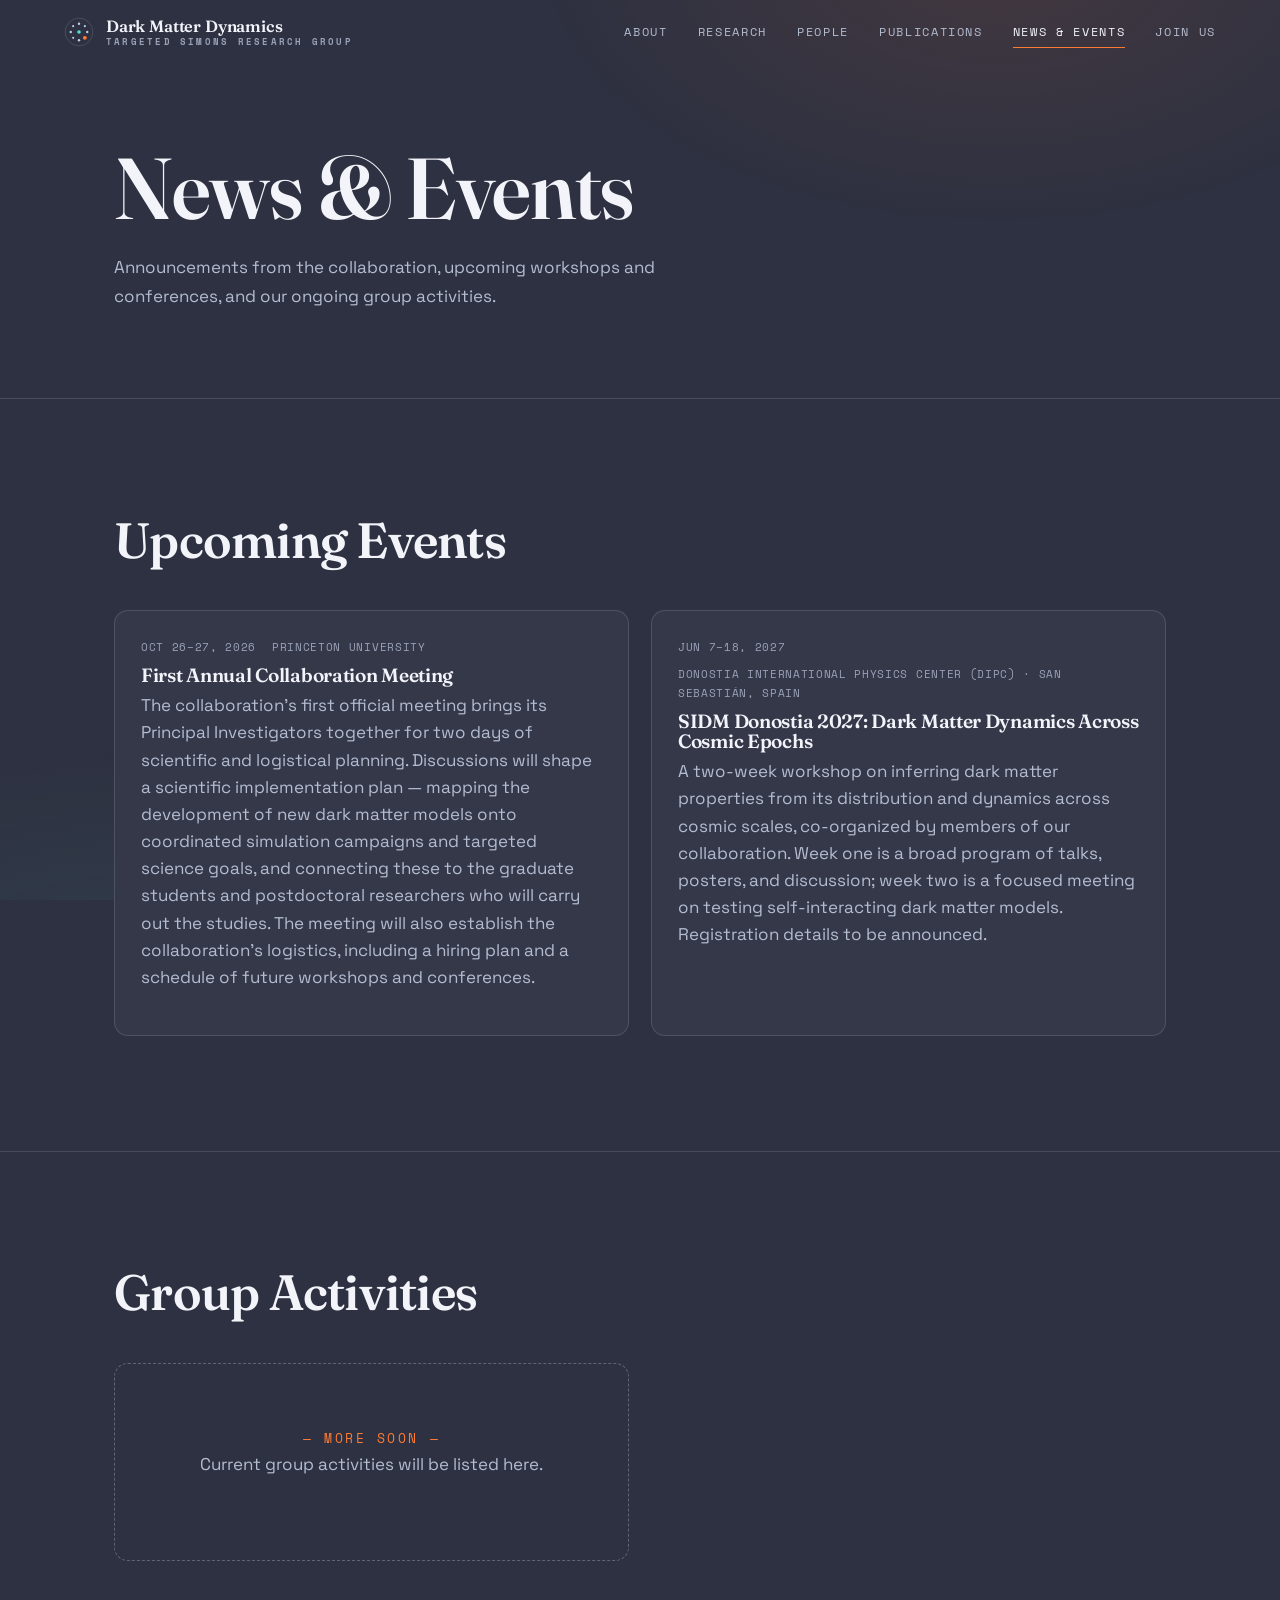
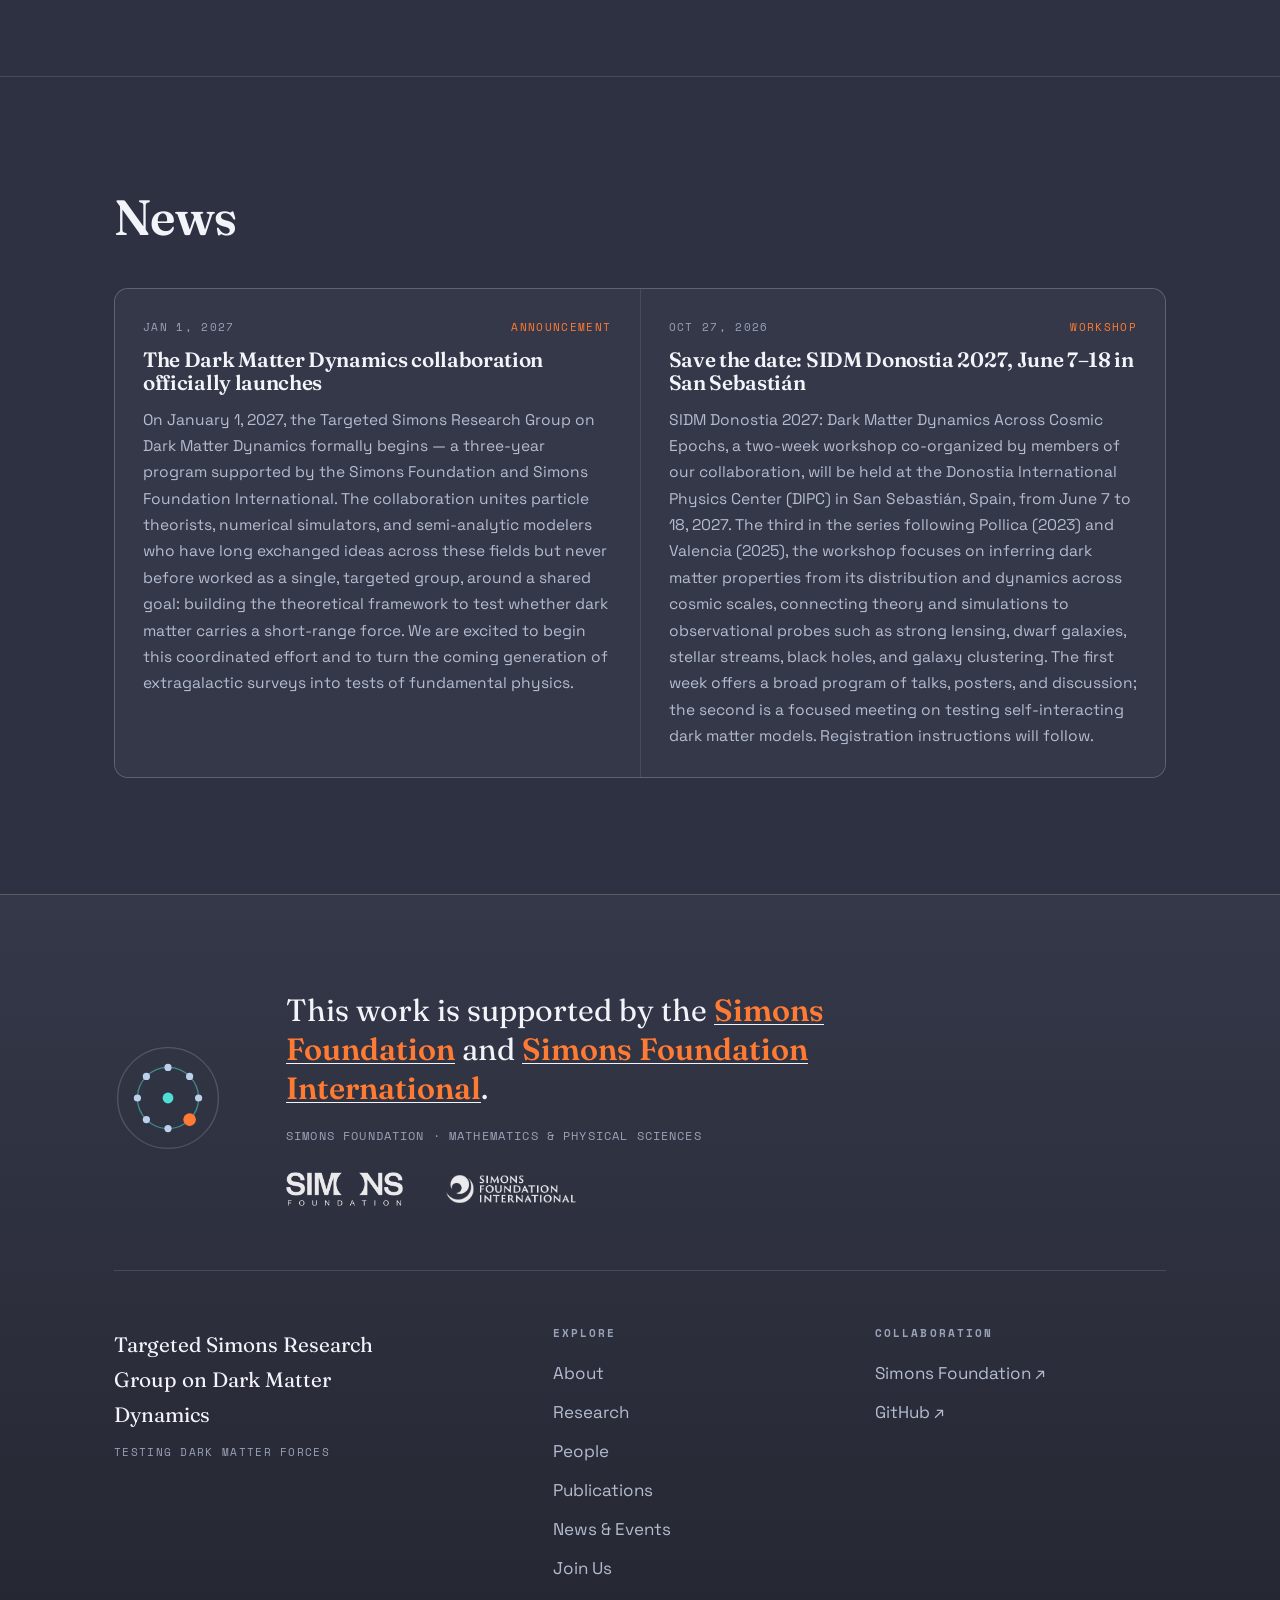
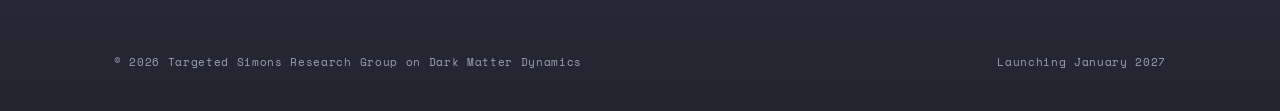
<file: news.html>
<!DOCTYPE html>
<html lang="en">
<head>
  <meta charset="utf-8">
  <meta name="viewport" content="width=device-width, initial-scale=1">
  <title>News &amp; Events — Targeted Simons Research Group on Dark Matter Dynamics</title>
  <meta name="description" content="News, upcoming workshops and conferences, and current activities of the Targeted Simons Research Group on Dark Matter Dynamics.">
  <link rel="preconnect" href="https://fonts.googleapis.com">
  <link rel="preconnect" href="https://fonts.gstatic.com" crossorigin>
  <link href="https://fonts.googleapis.com/css2?family=Fraunces:ital,opsz,wght@0,9..144,400;0,9..144,600;1,9..144,400&family=Space+Grotesk:wght@400;500;700&family=Space+Mono:wght@400;700&display=swap" rel="stylesheet">
  <link rel="stylesheet" href="styles.css">
</head>
<body>
  <a class="skip-link" href="#main">Skip to content</a>

  <!-- ============ NAV ============ -->
  <header class="nav">
    <a class="brand" href="index.html" aria-label="Home">
      <svg class="mark" viewBox="0 0 40 40" fill="none" aria-hidden="true">
        <circle cx="20" cy="20" r="18.5" stroke="rgba(255,255,255,0.18)"/>
        <circle cx="20" cy="20" r="2.4" fill="#4ee0d6"/>
        <circle cx="31" cy="20" r="1.6" fill="#bcd0ec"/><circle cx="9" cy="20" r="1.6" fill="#bcd0ec"/>
        <circle cx="20" cy="9" r="1.6" fill="#bcd0ec"/><circle cx="20" cy="31" r="1.6" fill="#bcd0ec"/>
        <circle cx="27.8" cy="12.2" r="1.4" fill="#bcd0ec"/><circle cx="12.2" cy="27.8" r="1.4" fill="#bcd0ec"/>
        <circle cx="27.8" cy="27.8" r="2.6" fill="#ff7a33"/><circle cx="12.2" cy="12.2" r="1.4" fill="#bcd0ec"/>
      </svg>
      <span class="wordmark">Dark Matter Dynamics<span>Targeted Simons Research Group</span></span>
    </a>
    <button class="nav-toggle" aria-label="Menu" aria-expanded="false">≡</button>
    <nav class="nav-links">
      <a href="index.html#about">About</a>
      <a href="index.html#research">Research</a>
      <a href="people.html">People</a>
      <a href="publications.html">Publications</a>
      <a href="news.html" aria-current="page">News &amp; Events</a>
      <a href="join.html">Join Us</a>
    </nav>
  </header>

  <!-- ============ PAGE HEAD ============ -->
  <header class="page-head">
    <div class="wrap">
      <h1 class="h-display">News &amp; Events</h1>
      <p>Announcements from the collaboration, upcoming workshops and conferences, and our ongoing
        group activities.</p>
    </div>
  </header>

  <main id="main">
    <!-- Events, Activities, and News all render from data/content.js.
         Empty sections show a short placeholder note rather than fake content. -->
    <section class="section" id="events">
      <div class="wrap">
        <div class="group-head reveal"><h2 class="title">Upcoming Events</h2></div>
        <div class="info-grid reveal" id="events-list"><!-- workshops & conferences --></div>
      </div>
    </section>

    <section class="section" id="activities">
      <div class="wrap">
        <div class="group-head reveal"><h2 class="title">Group Activities</h2></div>
        <div class="info-grid reveal" id="activities-list"><!-- ongoing activities --></div>
      </div>
    </section>

    <section class="section" id="news">
      <div class="wrap">
        <div class="group-head reveal"><h2 class="title">News</h2></div>
        <div class="cards grid-2 reveal" id="news-all"><!-- announcements --></div>
      </div>
    </section>
  </main>

  <!-- ============ FOOTER ============ -->
  <footer class="site-footer">
    <div class="wrap">
      <div class="ack">
        <svg class="ack-mark" viewBox="0 0 120 120" fill="none" aria-hidden="true">
          <circle cx="60" cy="60" r="56" stroke="rgba(255,255,255,0.16)" stroke-width="1.5"/>
          <circle cx="60" cy="60" r="34" stroke="rgba(78,224,214,0.5)" stroke-width="1.5"/>
          <circle cx="60" cy="60" r="6" fill="#4ee0d6"/>
          <circle cx="94" cy="60" r="4" fill="#bcd0ec"/><circle cx="26" cy="60" r="4" fill="#bcd0ec"/>
          <circle cx="60" cy="26" r="4" fill="#bcd0ec"/><circle cx="60" cy="94" r="4" fill="#bcd0ec"/>
          <circle cx="84" cy="84" r="7" fill="#ff7a33"/><circle cx="36" cy="36" r="4" fill="#bcd0ec"/>
          <circle cx="84" cy="36" r="4" fill="#bcd0ec"/><circle cx="36" cy="84" r="4" fill="#bcd0ec"/>
        </svg>
        <div>
          <p class="ack-text">This work is supported by the
            <a href="https://www.simonsfoundation.org/" target="_blank" rel="noopener"><b>Simons Foundation</b></a> and
            <a href="https://www.sfi.org.bm/" target="_blank" rel="noopener"><b>Simons Foundation International</b></a>.</p>
          <span class="ack-sub">Simons Foundation · Mathematics &amp; Physical Sciences</span>
          <div class="ack-logos">
            <a href="https://www.simonsfoundation.org/" target="_blank" rel="noopener" aria-label="Simons Foundation">
              <img src="images/logos/simons-foundation.png" alt="Simons Foundation" loading="lazy">
            </a>
            <a href="https://www.sfi.org.bm/" target="_blank" rel="noopener" aria-label="Simons Foundation International">
              <img src="images/logos/simons-foundation-international.png" alt="Simons Foundation International" loading="lazy">
            </a>
          </div>
        </div>
      </div>

      <div class="foot-cols">
        <div>
          <p class="foot-brand">Targeted Simons Research Group on Dark Matter Dynamics
            <span>Testing dark matter forces</span></p>
        </div>
        <div>
          <h3>Explore</h3>
          <a href="index.html#about">About</a>
          <a href="index.html#research">Research</a>
          <a href="people.html">People</a>
          <a href="publications.html">Publications</a>
          <a href="news.html">News &amp; Events</a>
          <a href="join.html">Join Us</a>
        </div>
        <div>
          <h3>Collaboration</h3>
          <a href="https://www.simonsfoundation.org/" target="_blank" rel="noopener">Simons Foundation ↗</a>
          <a href="https://github.com/Simons-Dark-Matter-Dynamics" target="_blank" rel="noopener">GitHub ↗</a>
        </div>
      </div>

      <div class="foot-bottom">
        <span>© 2026 Targeted Simons Research Group on Dark Matter Dynamics</span>
        <span>Launching January 2027</span>
      </div>
    </div>
  </footer>

  <script defer src="data/content.js"></script>
  <script defer src="js/site.js"></script>
</body>
</html>
</file>
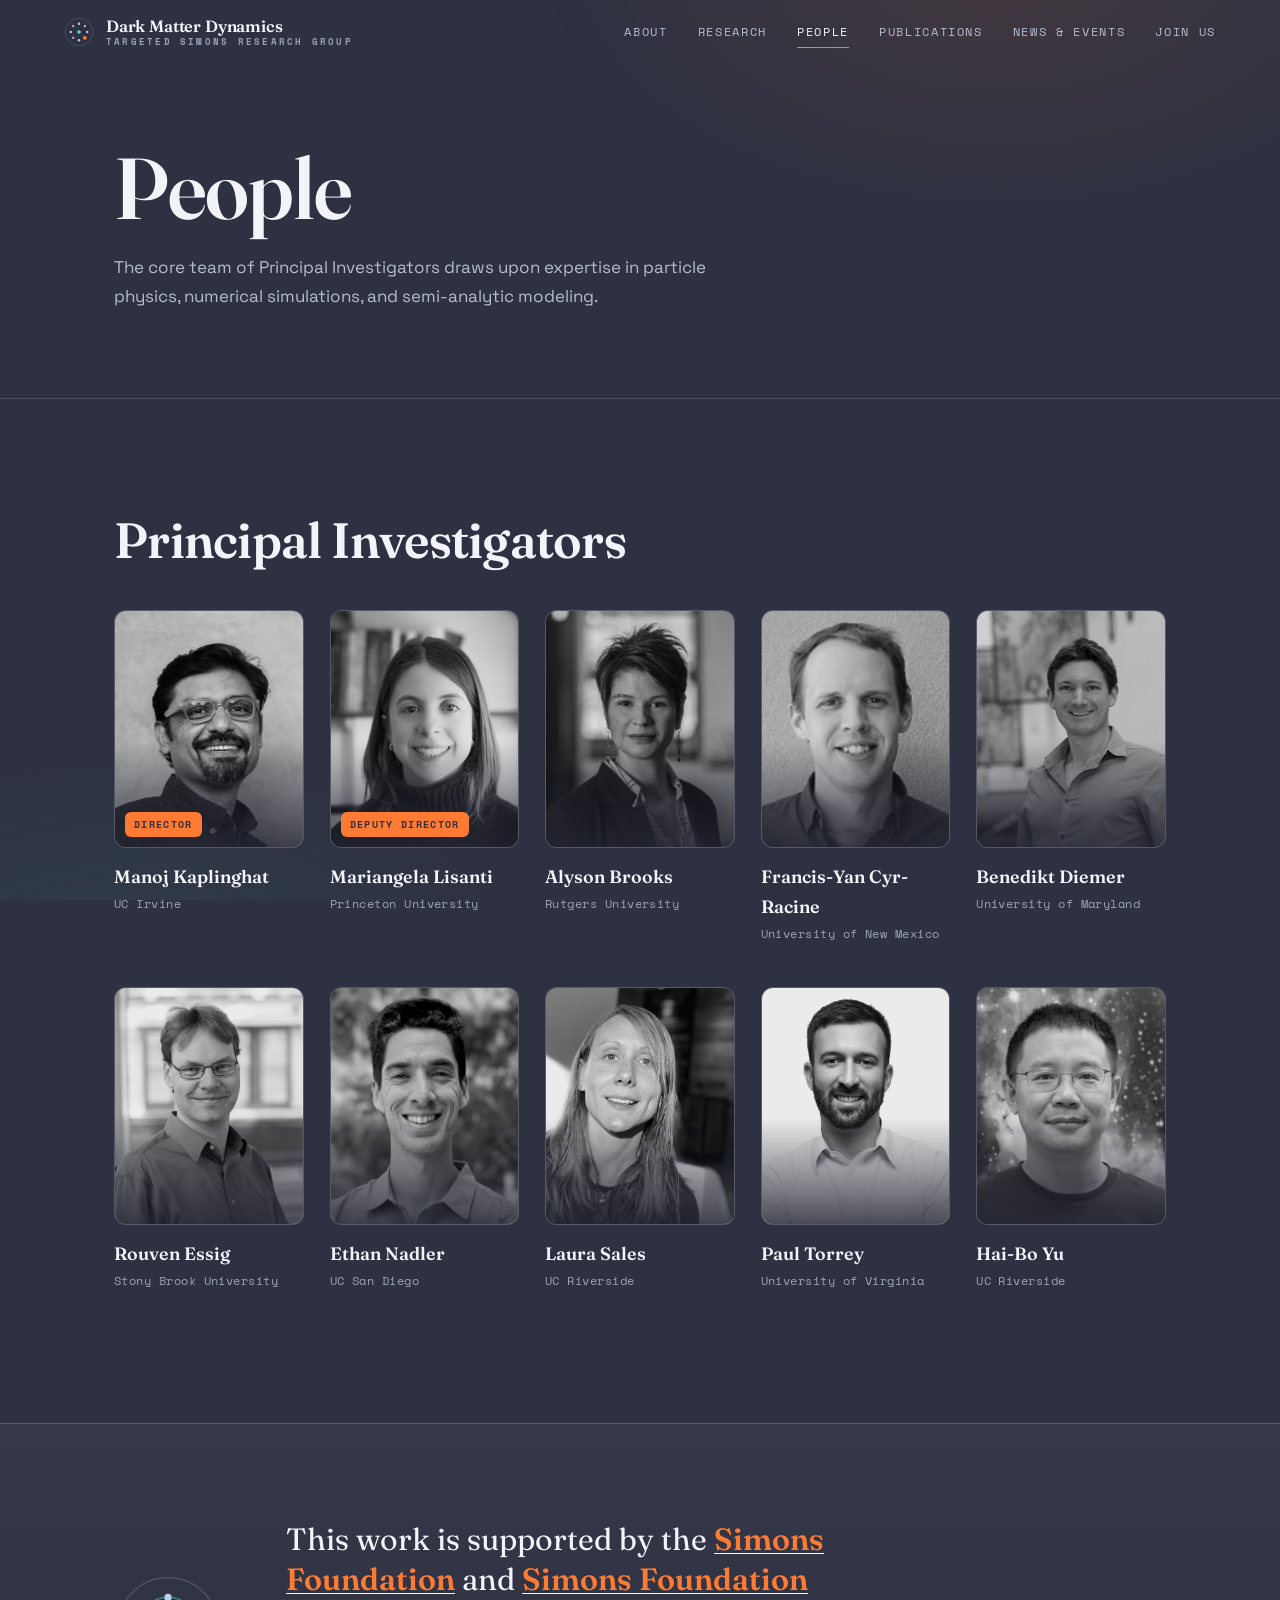
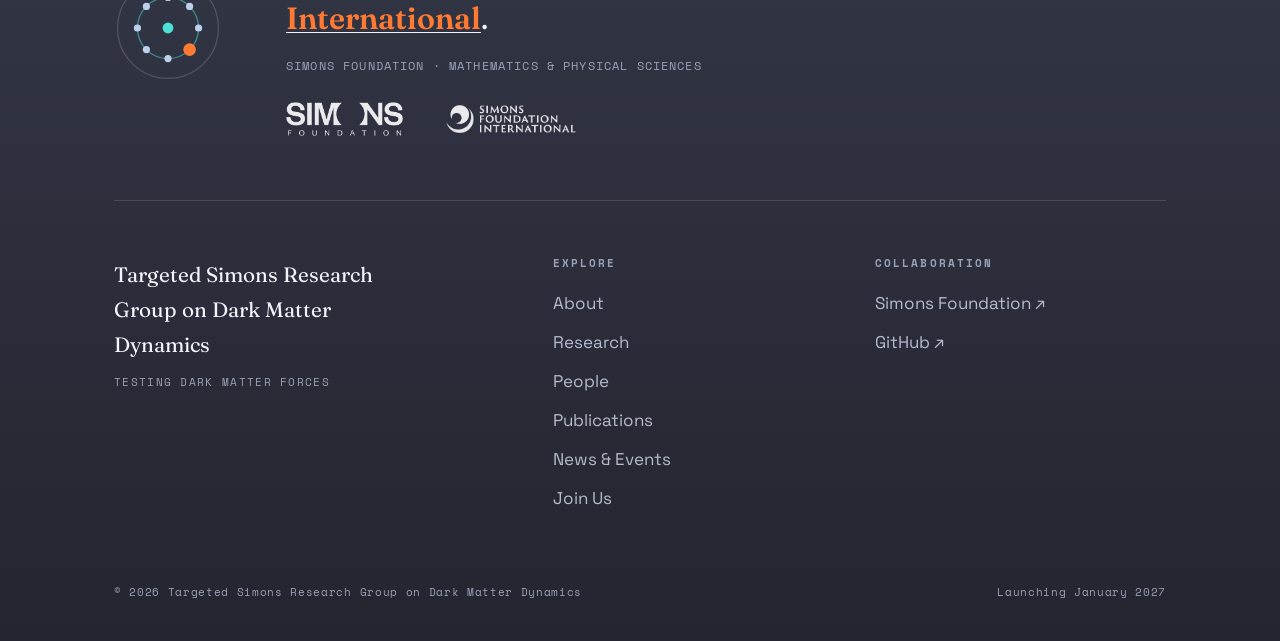
<file: people.html>
<!DOCTYPE html>
<html lang="en">
<head>
  <meta charset="utf-8">
  <meta name="viewport" content="width=device-width, initial-scale=1">
  <title>People — Targeted Simons Research Group on Dark Matter Dynamics</title>
  <meta name="description" content="The Principal Investigators of the Targeted Simons Research Group on Dark Matter Dynamics.">
  <link rel="preconnect" href="https://fonts.googleapis.com">
  <link rel="preconnect" href="https://fonts.gstatic.com" crossorigin>
  <link href="https://fonts.googleapis.com/css2?family=Fraunces:ital,opsz,wght@0,9..144,400;0,9..144,600;1,9..144,400&family=Space+Grotesk:wght@400;500;700&family=Space+Mono:wght@400;700&display=swap" rel="stylesheet">
  <link rel="stylesheet" href="styles.css">
</head>
<body>
  <a class="skip-link" href="#main">Skip to content</a>

  <!-- ============ NAV ============ -->
  <header class="nav">
    <a class="brand" href="index.html" aria-label="Home">
      <svg class="mark" viewBox="0 0 40 40" fill="none" aria-hidden="true">
        <circle cx="20" cy="20" r="18.5" stroke="rgba(255,255,255,0.18)"/>
        <circle cx="20" cy="20" r="2.4" fill="#4ee0d6"/>
        <circle cx="31" cy="20" r="1.6" fill="#bcd0ec"/><circle cx="9" cy="20" r="1.6" fill="#bcd0ec"/>
        <circle cx="20" cy="9" r="1.6" fill="#bcd0ec"/><circle cx="20" cy="31" r="1.6" fill="#bcd0ec"/>
        <circle cx="27.8" cy="12.2" r="1.4" fill="#bcd0ec"/><circle cx="12.2" cy="27.8" r="1.4" fill="#bcd0ec"/>
        <circle cx="27.8" cy="27.8" r="2.6" fill="#ff7a33"/><circle cx="12.2" cy="12.2" r="1.4" fill="#bcd0ec"/>
      </svg>
      <span class="wordmark">Dark Matter Dynamics<span>Targeted Simons Research Group</span></span>
    </a>
    <button class="nav-toggle" aria-label="Menu" aria-expanded="false">≡</button>
    <nav class="nav-links">
      <a href="index.html#about">About</a>
      <a href="index.html#research">Research</a>
      <a href="people.html" aria-current="page">People</a>
      <a href="publications.html">Publications</a>
      <a href="news.html">News &amp; Events</a>
      <a href="join.html">Join Us</a>
    </nav>
  </header>

  <!-- ============ PAGE HEAD ============ -->
  <header class="page-head">
    <div class="wrap">
<!--       <p class="eyebrow">The team</p> -->
      <h1 class="h-display">People</h1>
      <p>The core team of Principal Investigators draws upon expertise in particle physics, numerical simulations, and semi-analytic
        modeling.</p>
    </div>
  </header>

  <main id="main">
    <!-- The three sections below are filled from data/people.js by js/site.js.
         Edit that file to add people or bios. A section whose category has no
         members is hidden automatically. -->

    <!-- ============ PRINCIPAL INVESTIGATORS ============ -->
    <section class="section" id="pis">
      <div class="wrap">
        <div class="group-head reveal">
          <h2 class="title">Principal Investigators</h2>
        </div>
        <div class="people-grid reveal" id="people-pi"></div>
      </div>
    </section>

    <!-- ============ GROUP SCIENTISTS (funded) ============
         Funded postdocs / students / research staff — roughly 4 postdoctoral
         researchers and 6 graduate students across Princeton, UC San Diego,
         UC Riverside, and UVA. Add them (category "scientist") in
         data/people.js as they are named; this section stays hidden until then. -->
    <section class="section" id="scientists">
      <div class="wrap">
        <div class="group-head reveal">
          <h2 class="title">Group Scientists</h2>
        </div>
        <div class="people-grid reveal" id="people-scientist"></div>
      </div>
    </section>

    <!-- ============ AFFILIATED COLLABORATORS (non-funded) ============  -->
    <section class="section" id="affiliates">
      <div class="wrap">
        <div class="group-head reveal">
          <h2 class="title">Affiliated Collaborators</h2>
        </div>
        <div class="people-grid reveal" id="people-affiliate"></div>
      </div>
    </section>
  </main>

  <!-- ============ FOOTER ============ -->
  <footer class="site-footer">
    <div class="wrap">
      <div class="ack">
        <svg class="ack-mark" viewBox="0 0 120 120" fill="none" aria-hidden="true">
          <circle cx="60" cy="60" r="56" stroke="rgba(255,255,255,0.16)" stroke-width="1.5"/>
          <circle cx="60" cy="60" r="34" stroke="rgba(78,224,214,0.5)" stroke-width="1.5"/>
          <circle cx="60" cy="60" r="6" fill="#4ee0d6"/>
          <circle cx="94" cy="60" r="4" fill="#bcd0ec"/><circle cx="26" cy="60" r="4" fill="#bcd0ec"/>
          <circle cx="60" cy="26" r="4" fill="#bcd0ec"/><circle cx="60" cy="94" r="4" fill="#bcd0ec"/>
          <circle cx="84" cy="84" r="7" fill="#ff7a33"/><circle cx="36" cy="36" r="4" fill="#bcd0ec"/>
          <circle cx="84" cy="36" r="4" fill="#bcd0ec"/><circle cx="36" cy="84" r="4" fill="#bcd0ec"/>
        </svg>
        <div>
          <p class="ack-text">This work is supported by the
            <a href="https://www.simonsfoundation.org/" target="_blank" rel="noopener"><b>Simons Foundation</b></a> and
            <a href="https://www.sfi.org.bm/" target="_blank" rel="noopener"><b>Simons Foundation International</b></a>.</p>
          <span class="ack-sub">Simons Foundation · Mathematics &amp; Physical Sciences</span>
          <div class="ack-logos">
            <a href="https://www.simonsfoundation.org/" target="_blank" rel="noopener" aria-label="Simons Foundation">
              <img src="images/logos/simons-foundation.png" alt="Simons Foundation" loading="lazy">
            </a>
            <a href="https://www.sfi.org.bm/" target="_blank" rel="noopener" aria-label="Simons Foundation International">
              <img src="images/logos/simons-foundation-international.png" alt="Simons Foundation International" loading="lazy">
            </a>
          </div>
        </div>
      </div>

      <div class="foot-cols">
        <div>
          <p class="foot-brand">Targeted Simons Research Group on Dark Matter Dynamics
            <span>Testing dark matter forces</span></p>
        </div>
        <div>
          <h3>Explore</h3>
          <a href="index.html#about">About</a>
          <a href="index.html#research">Research</a>
          <a href="people.html">People</a>
          <a href="publications.html">Publications</a>
          <a href="news.html">News &amp; Events</a>
          <a href="join.html">Join Us</a>
        </div>
        <div>
          <h3>Collaboration</h3>
          <a href="https://www.simonsfoundation.org/" target="_blank" rel="noopener">Simons Foundation ↗</a>
          <a href="https://github.com/Simons-Dark-Matter-Dynamics" target="_blank" rel="noopener">GitHub ↗</a>
        </div>
      </div>

      <div class="foot-bottom">
        <span>© 2026 Targeted Simons Research Group on Dark Matter Dynamics</span>
        <span>Launching January 2027</span>
      </div>
    </div>
  </footer>

  <script defer src="data/people.js"></script>
  <script defer src="js/site.js"></script>
</body>
</html>
</file>
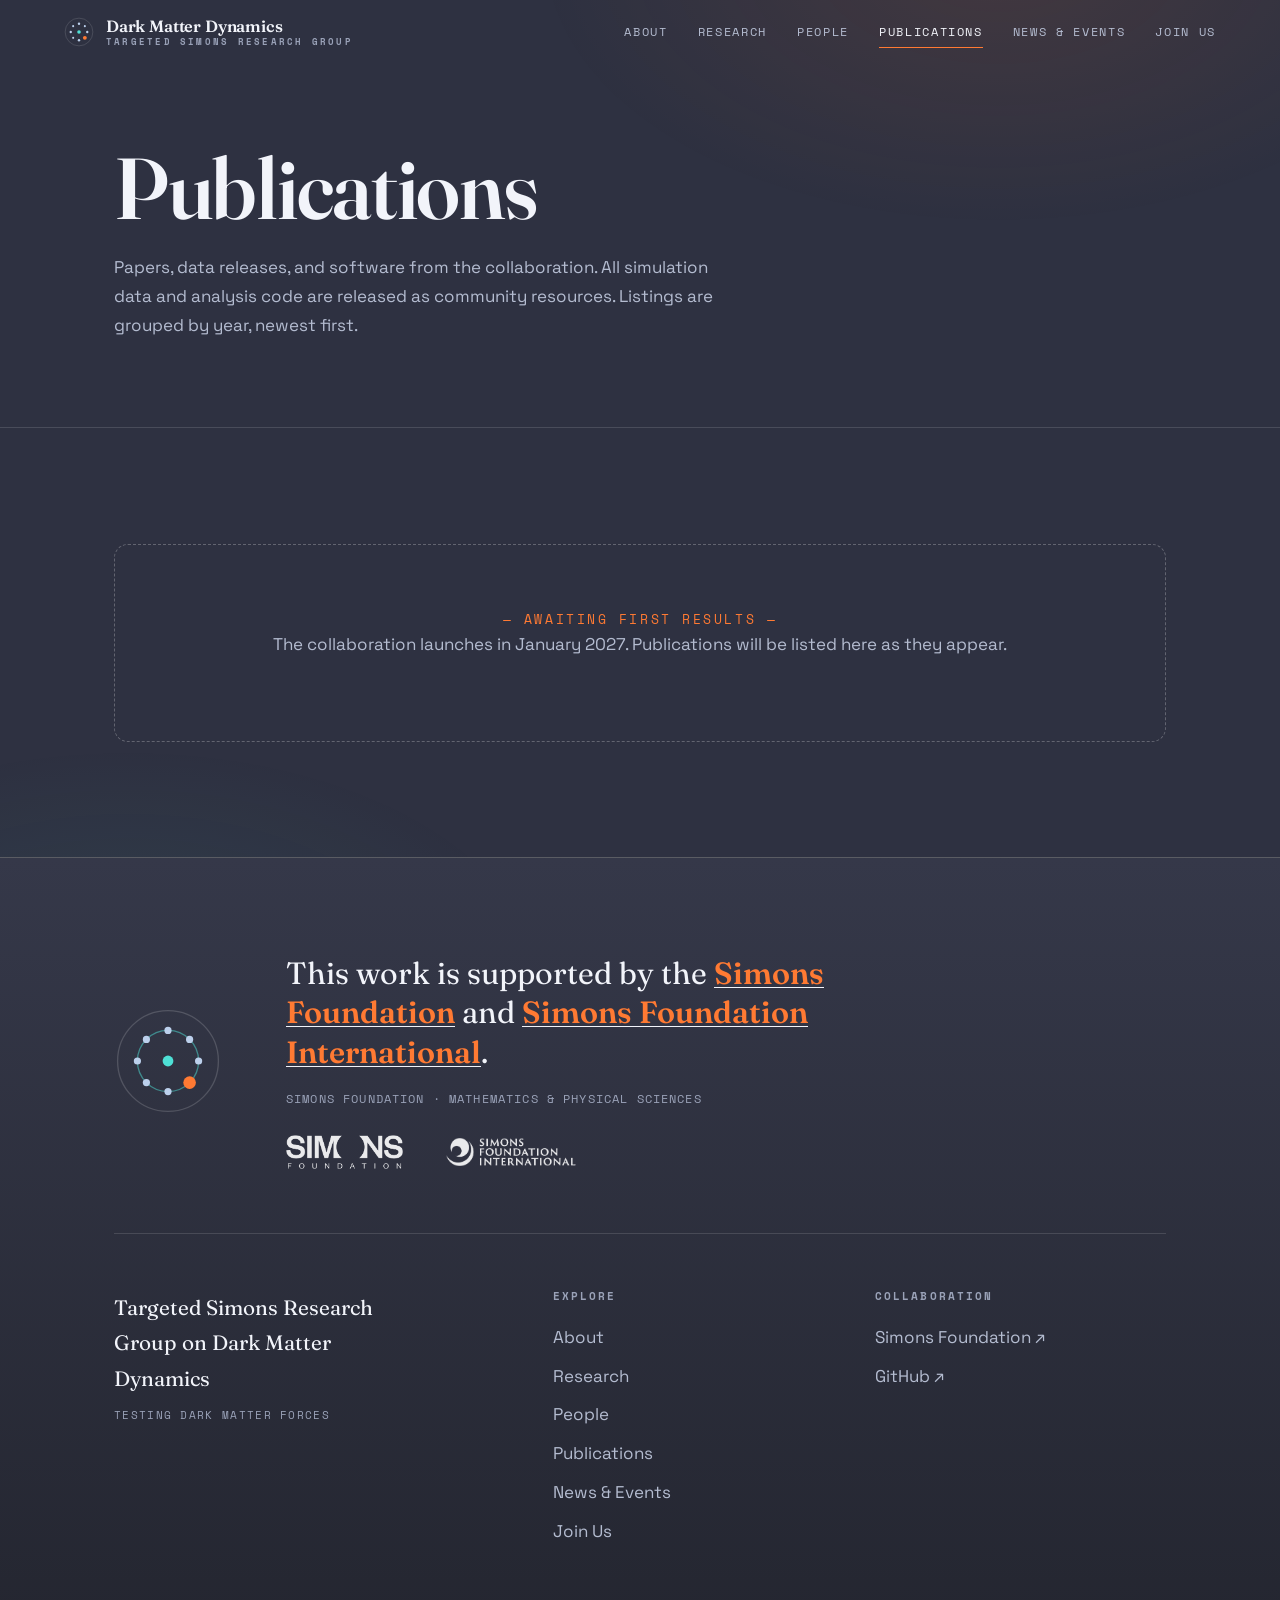
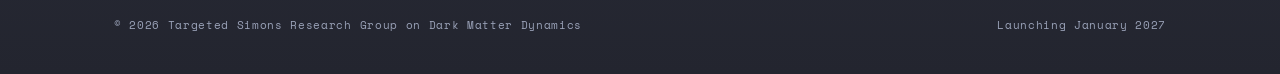
<file: publications.html>
<!DOCTYPE html>
<html lang="en">
<head>
  <meta charset="utf-8">
  <meta name="viewport" content="width=device-width, initial-scale=1">
  <title>Publications — Targeted Simons Research Group on Dark Matter Dynamics</title>
  <meta name="description" content="Publications from the Targeted Simons Research Group on Dark Matter Dynamics.">
  <link rel="preconnect" href="https://fonts.googleapis.com">
  <link rel="preconnect" href="https://fonts.gstatic.com" crossorigin>
  <link href="https://fonts.googleapis.com/css2?family=Fraunces:ital,opsz,wght@0,9..144,400;0,9..144,600;1,9..144,400&family=Space+Grotesk:wght@400;500;700&family=Space+Mono:wght@400;700&display=swap" rel="stylesheet">
  <link rel="stylesheet" href="styles.css">
</head>
<body>
  <a class="skip-link" href="#main">Skip to content</a>

  <!-- ============ NAV ============ -->
  <header class="nav">
    <a class="brand" href="index.html" aria-label="Home">
      <svg class="mark" viewBox="0 0 40 40" fill="none" aria-hidden="true">
        <circle cx="20" cy="20" r="18.5" stroke="rgba(255,255,255,0.18)"/>
        <circle cx="20" cy="20" r="2.4" fill="#4ee0d6"/>
        <circle cx="31" cy="20" r="1.6" fill="#bcd0ec"/><circle cx="9" cy="20" r="1.6" fill="#bcd0ec"/>
        <circle cx="20" cy="9" r="1.6" fill="#bcd0ec"/><circle cx="20" cy="31" r="1.6" fill="#bcd0ec"/>
        <circle cx="27.8" cy="12.2" r="1.4" fill="#bcd0ec"/><circle cx="12.2" cy="27.8" r="1.4" fill="#bcd0ec"/>
        <circle cx="27.8" cy="27.8" r="2.6" fill="#ff7a33"/><circle cx="12.2" cy="12.2" r="1.4" fill="#bcd0ec"/>
      </svg>
      <span class="wordmark">Dark Matter Dynamics<span>Targeted Simons Research Group</span></span>
    </a>
    <button class="nav-toggle" aria-label="Menu" aria-expanded="false">≡</button>
    <nav class="nav-links">
      <a href="index.html#about">About</a>
      <a href="index.html#research">Research</a>
      <a href="people.html">People</a>
      <a href="publications.html" aria-current="page">Publications</a>
      <a href="news.html">News &amp; Events</a>
      <a href="join.html">Join Us</a>
    </nav>
  </header>

  <!-- ============ PAGE HEAD ============ -->
  <header class="page-head">
    <div class="wrap">
<!--      <p class="eyebrow cool">Research output</p> --> 
      <h1 class="h-display">Publications</h1>
      <p>Papers, data releases, and software from the collaboration. All simulation data and analysis code
        are released as community resources. Listings are grouped by year, newest first.</p>
    </div>
  </header>

  <main id="main">
    <section class="section">
      <div class="wrap">
        <div id="pub-list"><!-- rendered from data/content.js --></div>
      </div>
    </section>
  </main>

  <!-- ============ FOOTER ============ -->
  <footer class="site-footer">
    <div class="wrap">
      <div class="ack">
        <svg class="ack-mark" viewBox="0 0 120 120" fill="none" aria-hidden="true">
          <circle cx="60" cy="60" r="56" stroke="rgba(255,255,255,0.16)" stroke-width="1.5"/>
          <circle cx="60" cy="60" r="34" stroke="rgba(78,224,214,0.5)" stroke-width="1.5"/>
          <circle cx="60" cy="60" r="6" fill="#4ee0d6"/>
          <circle cx="94" cy="60" r="4" fill="#bcd0ec"/><circle cx="26" cy="60" r="4" fill="#bcd0ec"/>
          <circle cx="60" cy="26" r="4" fill="#bcd0ec"/><circle cx="60" cy="94" r="4" fill="#bcd0ec"/>
          <circle cx="84" cy="84" r="7" fill="#ff7a33"/><circle cx="36" cy="36" r="4" fill="#bcd0ec"/>
          <circle cx="84" cy="36" r="4" fill="#bcd0ec"/><circle cx="36" cy="84" r="4" fill="#bcd0ec"/>
        </svg>
        <div>
          <p class="ack-text">This work is supported by the
            <a href="https://www.simonsfoundation.org/" target="_blank" rel="noopener"><b>Simons Foundation</b></a> and
            <a href="https://www.sfi.org.bm/" target="_blank" rel="noopener"><b>Simons Foundation International</b></a>.</p>
          <span class="ack-sub">Simons Foundation · Mathematics &amp; Physical Sciences</span>
          <div class="ack-logos">
            <a href="https://www.simonsfoundation.org/" target="_blank" rel="noopener" aria-label="Simons Foundation">
              <img src="images/logos/simons-foundation.png" alt="Simons Foundation" loading="lazy">
            </a>
            <a href="https://www.sfi.org.bm/" target="_blank" rel="noopener" aria-label="Simons Foundation International">
              <img src="images/logos/simons-foundation-international.png" alt="Simons Foundation International" loading="lazy">
            </a>
          </div>
        </div>
      </div>

      <div class="foot-cols">
        <div>
          <p class="foot-brand">Targeted Simons Research Group on Dark Matter Dynamics
            <span>Testing dark matter forces</span></p>
        </div>
        <div>
          <h3>Explore</h3>
          <a href="index.html#about">About</a>
          <a href="index.html#research">Research</a>
          <a href="people.html">People</a>
          <a href="publications.html">Publications</a>
          <a href="news.html">News &amp; Events</a>
          <a href="join.html">Join Us</a>
        </div>
        <div>
          <h3>Collaboration</h3>
          <a href="https://www.simonsfoundation.org/" target="_blank" rel="noopener">Simons Foundation ↗</a>
          <a href="https://github.com/Simons-Dark-Matter-Dynamics" target="_blank" rel="noopener">GitHub ↗</a>
        </div>
      </div>

      <div class="foot-bottom">
        <span>© 2026 Targeted Simons Research Group on Dark Matter Dynamics</span>
        <span>Launching January 2027</span>
      </div>
    </div>
  </footer>

  <script defer src="data/content.js"></script>
  <script defer src="js/site.js"></script>
</body>
</html>
</file>
<file: styles.css>
/* =========================================================================
   Simons Collaboration on Dark Matter Dynamics
   ========================================================================= */

/* ---------- Tokens ---------- */
:root {
  --bg:        #2e3141;   /* base */
  --bg-2:      #353849;   /* raised panel / nav / footer */
  --bg-3:      #3d4051;   /* card */
  --panel:     #2d3a69;   /* blue-indigo spotlight panel (top) */
  --panel-2:   #39477c;   /* blue-indigo spotlight panel (bottom) */
  --ink:       #f2f4fa;   /* primary text */
  --ink-dim:   #b4bcd0;   /* secondary text */
  --ink-faint: #9aa2b8;   /* tertiary / captions — lightened to meet WCAG AA (4.5:1) */
  --line:      rgba(255,255,255,0.13);
  --line-2:    rgba(255,255,255,0.25);

  /* meaning-bearing accents */
  --sidm:      #ff7a33;   /* self-interacting DM (warm) */
  --sidm-soft: rgba(255,122,51,0.14);
  --cdm:       #4ee0d6;   /* cold / collisionless DM (cool) */
  --cdm-soft:  rgba(78,224,214,0.12);

  /* type */
  --display: "Fraunces", Georgia, "Times New Roman", serif;
  --sans:    "Space Grotesk", -apple-system, BlinkMacSystemFont, "Segoe UI", sans-serif;
  --mono:    "Space Mono", ui-monospace, "SF Mono", Menlo, monospace;

  --maxw: 1180px;
  --gutter: clamp(20px, 5vw, 64px);
}

/* ---------- Reset ---------- */
*, *::before, *::after { box-sizing: border-box; }
html { -webkit-text-size-adjust: 100%; scroll-behavior: smooth; }
body {
  margin: 0;
  background: var(--bg);
  color: var(--ink);
  font-family: var(--sans);
  font-size: 17px;
  line-height: 1.7;
  -webkit-font-smoothing: antialiased;
  text-rendering: optimizeLegibility;
  overflow-x: hidden;
}
img { max-width: 100%; display: block; }
a { color: inherit; text-decoration: none; }

/* Consistent, visible keyboard focus (only for keyboard users, via :focus-visible) */
a:focus-visible, button:focus-visible, [role="button"]:focus-visible,
[tabindex]:focus-visible, summary:focus-visible {
  outline: 2px solid var(--sidm); outline-offset: 3px; border-radius: 6px;
}

/* Skip-to-content link — hidden until focused */
.skip-link { position: absolute; left: 12px; top: -60px; z-index: 2000; background: var(--sidm); color: var(--bg); font-family: var(--mono); font-size: 0.8rem; letter-spacing: 0.04em; padding: 10px 16px; border-radius: 8px; transition: top .18s ease; }
.skip-link:focus { top: 12px; }

/* subtle grain/aurora wash fixed behind everything */
body::before {
  content: "";
  position: fixed; inset: 0;
  background:
    radial-gradient(60% 50% at 78% -5%, rgba(255,122,51,0.10), transparent 60%),
    radial-gradient(55% 45% at 10% 110%, rgba(78,224,214,0.08), transparent 60%);
  pointer-events: none; z-index: 0;
}

/* ---------- Layout helpers ---------- */
.wrap { max-width: var(--maxw); margin-inline: auto; padding-inline: var(--gutter); position: relative; z-index: 1; }
.section { padding-block: clamp(64px, 9vw, 130px); position: relative; z-index: 1; }
.section + .section { border-top: 1px solid var(--line); }

/* mono eyebrow label, e.g.  "01 / OVERVIEW" */
.eyebrow {
  font-family: var(--mono);
  font-size: 0.72rem;
  letter-spacing: 0.22em;
  text-transform: uppercase;
  color: var(--sidm);
  display: inline-flex; align-items: center; gap: 0.7em;
  margin: 0 0 1.4rem;
}
.eyebrow::before {
  content: ""; width: 28px; height: 1px; background: var(--sidm); opacity: 0.7;
}
.eyebrow.cool { color: var(--cdm); }
.eyebrow.cool::before { background: var(--cdm); }

/* headings */
h1, h2, h3, h4 { font-family: var(--display); font-weight: 600; line-height: 1.04; letter-spacing: -0.015em; margin: 0; }
.h-display { font-size: clamp(2.6rem, 7vw, 5.4rem); }
h2.title    { font-size: clamp(1.9rem, 4vw, 3.1rem); margin-bottom: 1rem; }
h3 { font-size: clamp(1.25rem, 2vw, 1.6rem); }
p { margin: 0 0 1.1rem; }
.lead { font-size: clamp(1.15rem, 1.8vw, 1.4rem); color: var(--ink); line-height: 1.55; max-width: 40ch; }
.prose { color: var(--ink-dim); max-width: 64ch; }
.prose strong { color: var(--ink); font-weight: 500; }
.prose em { color: var(--cdm); font-style: normal; }
.text-sidm { color: var(--sidm); }

/* ---------- Top navigation ---------- */
.nav {
  position: fixed; top: 0; left: 0; right: 0; z-index: 50;
  display: flex; align-items: center; justify-content: space-between;
  padding: 16px var(--gutter);
  transition: background .35s ease, border-color .35s ease, padding .35s ease;
  border-bottom: 1px solid transparent;
}
.nav.scrolled {
  background: rgba(46,49,65,0.82);
  backdrop-filter: blur(12px) saturate(1.2);
  border-bottom-color: var(--line);
  padding-block: 11px;
}
.brand { display: flex; align-items: center; gap: 12px; letter-spacing: -0.01em; }
.brand .mark { width: 30px; height: 30px; flex: none; }
.brand .wordmark { font-family: var(--display); font-weight: 600; font-size: 1.02rem; line-height: 1.05; }
.brand .wordmark span { display: block; font-family: var(--mono); font-size: 0.58rem; letter-spacing: 0.24em; text-transform: uppercase; color: var(--ink-faint); margin-top: 2px; }

.nav-links { display: flex; align-items: center; gap: 30px; }
.nav-links a {
  font-family: var(--mono); font-size: 0.74rem; letter-spacing: 0.14em; text-transform: uppercase;
  color: var(--ink-dim); position: relative; padding-block: 6px; transition: color .2s;
}
.nav-links a::after {
  content: ""; position: absolute; left: 0; bottom: 0; height: 1px; width: 100%;
  background: var(--sidm); transform: scaleX(0); transform-origin: left; transition: transform .3s ease;
}
.nav-links a:hover, .nav-links a[aria-current="page"] { color: var(--ink); }
.nav-links a:hover::after, .nav-links a[aria-current="page"]::after { transform: scaleX(1); }

.nav-toggle { display: none; background: none; border: 1px solid var(--line-2); border-radius: 8px; color: var(--ink); width: 42px; height: 38px; cursor: pointer; }

/* ---------- Hero ---------- */
.hero { position: relative; min-height: 100svh; display: flex; align-items: flex-end; padding-bottom: clamp(110px, 8vh, 96px); overflow: hidden; }
/* Feynman-diagram hero figure (replaces the old particle canvas) */
.hero .halo-fig { position: absolute; inset: 0; z-index: 0; display: flex; align-items: center; justify-content: center; pointer-events: none; }
.hero .halo-fig .feyn { width: min(118%, 1060px); height: auto; max-height: 86%; transform: translateY(-5%); }
.fd-dim use { stroke: rgba(150,170,210,0.32); stroke-width: 1.8; fill: none; }
.fd-dim .fd-med { stroke: rgba(255,122,51,0.32); stroke-width: 2; }
.fd-dim .fd-vtx { fill: rgba(255,140,70,0.5); }
.fd-lit use { stroke: #dce7ff; stroke-width: 2.3; fill: none; }
.fd-lit .fd-med { stroke: var(--sidm); stroke-width: 2.7; }
.fd-lit .fd-vtx { fill: #ffa564; }
.fd-labels text { fill: rgba(190,205,230,0.5); font-family: var(--mono); font-size: 22px; }
.fd-labels .cap { font-size: 11px; letter-spacing: 0.12em; text-transform: uppercase; fill: rgba(150,170,210,0.42); }
.fdbeam { animation: fdsweep 4s linear infinite; will-change: transform; }
@keyframes fdsweep { from { transform: translateX(-340px); } to { transform: translateX(940px); } }
.hero::after { /* vignette so text stays legible over the animation */
  content: ""; position: absolute; inset: 0; z-index: 1; pointer-events: none;
  background:
    linear-gradient(180deg, rgba(46,49,65,0.55) 0%, transparent 22%, transparent 55%, rgba(46,49,65,0.94) 100%),
    radial-gradient(75% 60% at 35% 60%, transparent 40%, rgba(46,49,65,0.55) 100%);
}
.hero .wrap { z-index: 2; width: 100%; }
.hero .h-display { max-width: 16ch; }
.hero .h-display .accent { color: var(--sidm); font-style: italic; }
.hero-deck { margin-top: 1.6rem; font-size: clamp(1.05rem, 1.6vw, 1.3rem); color: var(--ink-dim); max-width: 52ch; line-height: 1.55; }
.hero-meta { margin-top: 2.2rem; display: flex; flex-wrap: wrap; gap: 12px 28px; font-family: var(--mono); font-size: 0.74rem; letter-spacing: 0.1em; text-transform: uppercase; color: var(--ink-faint); }
.hero-meta b { color: var(--ink-dim); font-weight: 400; }
.scroll-cue { position: absolute; bottom: 22px; left: 50%; transform: translateX(-50%); z-index: 2; font-family: var(--mono); font-size: 0.62rem; letter-spacing: 0.3em; text-transform: uppercase; color: var(--ink-faint); display: flex; flex-direction: column; align-items: center; gap: 8px; }
.scroll-cue .bar { width: 1px; height: 38px; background: linear-gradient(var(--ink-faint), transparent); animation: cue 2.4s ease-in-out infinite; }
@keyframes cue { 0%,100% { opacity: .3; transform: scaleY(.6); } 50% { opacity: 1; transform: scaleY(1); } }

/* ---------- Generic two-column section head ---------- */
.split { display: grid; grid-template-columns: minmax(0, 0.9fr) minmax(0, 1.1fr); gap: clamp(28px, 6vw, 90px); align-items: start; }
.split .sticky { position: sticky; top: 110px; }
/* flipped block: headline on the right, paragraph on the left (alternating rhythm) */
.split.flip { grid-template-columns: minmax(0, 1.1fr) minmax(0, 0.9fr); }
.split.flip .sticky { order: 2; }

/* callout */
.callout { border-left: 2px solid var(--sidm); background: var(--sidm-soft); padding: 20px 24px; border-radius: 0 10px 10px 0; color: var(--ink); margin: 1.6rem 0 0; }
.callout p { margin: 0; }
#about .prose a, #about .callout a { color: var(--sidm); text-decoration: underline; text-underline-offset: 3px; text-decoration-thickness: 1px; text-decoration-color: rgba(255,122,51,0.5); transition: text-decoration-color .2s; }
#about .prose a:hover, #about .callout a:hover { text-decoration-color: var(--sidm); }

/* ---------- Velocity ladder (Research aims) ---------- */
.ladder { position: relative; margin-top: 8px; }
.ladder::before { content: ""; position: absolute; left: 13px; top: 8px; bottom: 8px; width: 2px;
  background: linear-gradient(#4ee0d6, #84cf9d, #c2bd76, #ee9a52, #ff7a33); opacity: 0.7; }
.rung { position: relative; padding: 22px 0 22px 56px; border-bottom: 1px solid var(--line); }
.rung:last-child { border-bottom: none; }
.rung .node { position: absolute; left: 4px; top: 26px; width: 20px; height: 20px; border-radius: 50%; background: var(--bg); border: 2px solid var(--dot, var(--cdm)); box-shadow: 0 0 0 4px var(--bg), 0 0 18px -2px var(--dot, var(--cdm)); transition: transform .25s; }
.rung:hover .node { transform: scale(1.25); }
.rung .vlabel { font-family: var(--mono); font-size: 0.7rem; letter-spacing: 0.16em; text-transform: uppercase; color: var(--ink-faint); display: flex; gap: 14px; align-items: baseline; margin-bottom: 6px; }
.rung .vlabel .aimno { color: var(--dot, var(--cdm)); }
.rung h3 { margin-bottom: 6px; }
.rung p { margin: 0; color: var(--ink-dim); max-width: 60ch; }

/* ---------- Cards / news ---------- */
.cards { display: grid; gap: 1px; background: var(--line); border: 1px solid var(--line); border-radius: 14px; overflow: hidden; }
.grid-3 { grid-template-columns: repeat(3, 1fr); }
.grid-2 { grid-template-columns: repeat(2, 1fr); }

.card { background: var(--bg-2); padding: 28px; display: flex; flex-direction: column; gap: 12px; min-height: 230px; transition: background .25s; position: relative; }
.card:hover { background: var(--bg-3); }
.card .kicker { font-family: var(--mono); font-size: 0.7rem; letter-spacing: 0.12em; text-transform: uppercase; color: var(--ink-faint); display: flex; justify-content: space-between; gap: 10px; }
.card .kicker .tag { color: var(--sidm); }
.card h3 { font-size: 1.3rem; line-height: 1.12; }
.card p { color: var(--ink-dim); margin: 0; font-size: 0.97rem; }
.card .more { margin-top: auto; font-family: var(--mono); font-size: 0.72rem; letter-spacing: 0.12em; text-transform: uppercase; color: var(--ink); display: inline-flex; align-items: center; gap: 8px; }
.card .more::after { content: "→"; transition: transform .25s; }
.card:hover .more::after { transform: translateX(5px); }
.card.is-link { cursor: pointer; }

/* featured news layout on home: first item spans tall */
.news-feature { display: grid; grid-template-columns: 1.5fr 1fr; gap: 1px; background: var(--line); border: 1px solid var(--line); border-radius: 14px; overflow: hidden; }
.news-feature .card.lead-card { grid-row: span 2; min-height: 340px; }
/* A single featured item has no siblings to fill the second column — span full width. */
.news-feature .card:only-child { grid-column: 1 / -1; grid-row: auto; min-height: 260px; }
.news-feature .card.lead-card h3 { font-size: clamp(1.6rem, 2.6vw, 2.2rem); }

/* section header row with a "view all" link */
.head-row { display: flex; align-items: flex-end; justify-content: space-between; gap: 24px; margin-bottom: clamp(28px, 4vw, 48px); flex-wrap: wrap; }
.btn-ghost { font-family: var(--mono); font-size: 0.74rem; letter-spacing: 0.14em; text-transform: uppercase; color: var(--ink); border: 1px solid var(--line-2); border-radius: 999px; padding: 11px 20px; display: inline-flex; gap: 10px; align-items: center; transition: border-color .2s, color .2s, background .2s; }
.btn-ghost:hover { border-color: var(--sidm); color: var(--sidm); }
.btn-ghost::after { content: "→"; }

/* ---------- People ---------- */
.people-grid { display: grid; grid-template-columns: repeat(5, 1fr); gap: clamp(16px, 2vw, 26px); }
.person { position: relative; }
.person .frame { position: relative; aspect-ratio: 4/5; border-radius: 12px; overflow: hidden; background: var(--bg-3); border: 1px solid var(--line); }
.person .frame img { width: 100%; height: 100%; object-fit: cover; filter: grayscale(1) contrast(1.04) brightness(.92); transition: filter .45s ease, transform .8s cubic-bezier(.2,.7,.2,1); }
.person:hover .frame img { filter: grayscale(0) contrast(1) brightness(1); transform: scale(1.04); }
.person .frame::after { content: ""; position: absolute; inset: 0; background: linear-gradient(180deg, transparent 55%, rgba(36,38,52,0.9)); opacity: .9; }
.person .role-pill { position: absolute; bottom: 10px; left: 10px; z-index: 2; font-family: var(--mono); font-size: 0.6rem; letter-spacing: 0.14em; text-transform: uppercase; color: var(--bg); background: var(--sidm); padding: 4px 9px; border-radius: 6px; font-weight: 700; }
.person .pname { margin: 14px 0 2px; font-family: var(--display); font-size: 1.12rem; font-weight: 600; }
.person .paffil { font-family: var(--mono); font-size: 0.72rem; letter-spacing: 0.04em; color: var(--ink-faint); }

/* People cards are clickable → open the bio modal */
.person { cursor: pointer; }
.person:focus { outline: none; }
.person:focus-visible { outline: 2px solid var(--sidm); outline-offset: 5px; border-radius: 14px; }

/* ---- Bio modal (native <dialog>: dimmed backdrop, Esc-to-close) ---- */
.bio-dialog { border: 1px solid var(--line-2); background: var(--bg-2); color: var(--ink); border-radius: 18px; padding: clamp(22px, 3vw, 34px); width: min(744px, calc(100vw - 40px)); box-shadow: 0 30px 90px rgba(0,0,0,0.55); }
.bio-dialog::backdrop { background: rgba(10, 11, 16, 0.74); backdrop-filter: blur(3px); }
.bio-dialog[open] { animation: bioIn .22s cubic-bezier(.2,.7,.2,1); }
@keyframes bioIn { from { opacity: 0; transform: translateY(10px); } to { opacity: 1; transform: none; } }
.bio-close { position: absolute; top: 12px; right: 12px; width: 34px; height: 34px; display: inline-flex; align-items: center; justify-content: center; background: none; border: 0; color: var(--ink-faint); font-size: 1rem; cursor: pointer; border-radius: 9px; transition: color .2s, background .2s; }
.bio-close:hover { color: var(--ink); background: var(--bg-3); }
.bio-dialog-head { display: grid; grid-template-columns: 116px 1fr; gap: clamp(18px, 3vw, 26px); align-items: center; padding-right: 30px; }
.bio-photo { position: relative; aspect-ratio: 4 / 5; border-radius: 12px; overflow: hidden; background: var(--bg-3); border: 1px solid var(--line); }
.bio-photo img { width: 100%; height: 100%; object-fit: cover; }
.bio-photo .role-pill { position: absolute; bottom: 8px; left: 8px; font-family: var(--mono); font-size: 0.54rem; letter-spacing: 0.1em; text-transform: uppercase; color: var(--bg); background: var(--sidm); padding: 3px 7px; border-radius: 6px; font-weight: 700; }
.bio-dialog .pname { font-family: var(--display); font-size: clamp(1.3rem, 3vw, 1.6rem); font-weight: 600; line-height: 1.15; }
.bio-dialog .ppos { color: var(--ink-dim); font-size: 0.92rem; margin-top: 5px; }
.bio-dialog .paffil { font-family: var(--mono); font-size: 0.72rem; letter-spacing: 0.04em; color: var(--ink-faint); margin-top: 6px; }
.bio-dialog-body { margin-top: 22px; max-height: 46vh; overflow-y: auto; }
.bio-dialog-body p { color: var(--ink-dim); line-height: 1.66; }
.bio-pending { color: var(--ink-faint); font-style: italic; }
@media (max-width: 520px) { .bio-dialog-head { grid-template-columns: 1fr; justify-items: start; } .bio-photo { width: 150px; } }

/* Print / search appendix: hidden on screen, expanded when printing */
.bio-print { display: none; }
@media print {
  .bio-print { display: block; }
  .bio-print article { break-inside: avoid; margin-bottom: 18px; }
  .bio-print h3 { font-family: var(--display); margin-bottom: 2px; }
  .bio-print .bp-meta { color: #555; font-size: 0.85rem; margin-bottom: 6px; }
  .bio-dialog, .nav, .scroll-cue { display: none !important; }
}

/* ---- Events / Activities / Jobs cards (News & Events, Join Us) ---- */
.info-grid { display: grid; grid-template-columns: repeat(2, minmax(0, 1fr)); gap: clamp(16px, 2vw, 22px); }
.info-stack { display: grid; gap: clamp(14px, 1.8vw, 20px); }
.info-card { border: 1px solid var(--line); border-radius: 14px; background: var(--bg-2); padding: clamp(18px, 2.4vw, 26px); }
.info-card h3 { font-family: var(--display); font-size: 1.2rem; font-weight: 600; margin-bottom: 6px; }
.info-card .meta { display: flex; flex-wrap: wrap; gap: 8px 16px; font-family: var(--mono); font-size: 0.7rem; letter-spacing: 0.06em; text-transform: uppercase; color: var(--ink-faint); margin-bottom: 10px; }
.info-card p { color: var(--ink-dim); line-height: 1.6; }
.info-card .links { margin-top: 16px; display: flex; flex-wrap: wrap; gap: 10px; }
.info-card .links a { font-family: var(--mono); font-size: 0.7rem; letter-spacing: 0.05em; text-transform: uppercase; color: var(--sidm); border: 1px solid var(--line-2); padding: 8px 13px; border-radius: 9px; transition: border-color .2s, color .2s; }
.info-card .links a:hover { border-color: var(--sidm); }
@media (max-width: 720px) { .info-grid { grid-template-columns: 1fr; } }

/* Contact call-to-action (Join Us) */
.contact-cta { display: inline-flex; align-items: center; gap: 10px; margin-top: 6px; font-family: var(--mono); font-size: 0.9rem; letter-spacing: 0.03em; color: var(--sidm); border: 1px solid var(--line-2); padding: 12px 18px; border-radius: 10px; transition: border-color .2s; }
.contact-cta::before { content: "✉"; }
.contact-cta:hover { border-color: var(--sidm); }
.contact-cta.is-disabled { color: var(--ink-faint); pointer-events: none; }

/* group heading */
.group-head { margin-bottom: clamp(26px, 4vw, 44px); }

/* ---------- Publications ---------- */
.pub-year { font-family: var(--display); font-size: clamp(2.4rem, 6vw, 4rem); color: var(--ink-faint); opacity: .5; line-height: 1; }
.pub-list { border-top: 1px solid var(--line); margin-top: 14px; }
.pub { display: grid; grid-template-columns: 1fr auto; gap: 10px 24px; padding: 24px 0; border-bottom: 1px solid var(--line); align-items: start; }
.pub h3 { font-size: 1.18rem; line-height: 1.25; margin-bottom: 6px; }
.pub .authors { color: var(--ink-dim); font-size: 0.95rem; margin: 0 0 4px; }
.pub .venue { font-family: var(--mono); font-size: 0.74rem; letter-spacing: 0.06em; color: var(--ink-faint); text-transform: uppercase; }
.pub-links { display: flex; gap: 8px; flex-wrap: wrap; }
.pub-links a { font-family: var(--mono); font-size: 0.68rem; letter-spacing: 0.08em; text-transform: uppercase; border: 1px solid var(--line-2); border-radius: 6px; padding: 5px 10px; color: var(--ink-dim); transition: border-color .2s, color .2s; }
.pub-links a:hover { border-color: var(--cdm); color: var(--cdm); }

/* empty state */
.empty { border: 1px dashed var(--line-2); border-radius: 14px; padding: clamp(36px, 6vw, 64px); text-align: center; color: var(--ink-dim); }
.empty .ico { font-family: var(--mono); color: var(--sidm); letter-spacing: 0.2em; font-size: 0.8rem; }
.empty a { color: var(--sidm); text-decoration: underline; text-underline-offset: 3px; }

/* ---------- Page header (interior pages) ---------- */
.page-head { padding-top: clamp(120px, 16vh, 200px); padding-bottom: clamp(40px, 6vw, 70px); border-bottom: 1px solid var(--line); }
.page-head .h-display { max-width: 20ch; }
.page-head p { color: var(--ink-dim); max-width: 56ch; margin-top: 1.2rem; }

/* ---------- Big footer (Simons acknowledgment) ---------- */
.site-footer { position: relative; z-index: 1; border-top: 1px solid var(--line-2); background: linear-gradient(180deg, var(--bg-2), #23252f); padding-block: clamp(56px, 8vw, 96px) 40px; }
.ack { display: grid; grid-template-columns: auto 1fr; gap: clamp(24px, 5vw, 64px); align-items: center; padding-bottom: clamp(40px, 6vw, 64px); border-bottom: 1px solid var(--line); }
.ack .ack-mark { width: clamp(76px, 9vw, 108px); height: auto; }
.ack .ack-text { font-family: var(--display); font-size: clamp(1.25rem, 2.4vw, 2rem); line-height: 1.28; color: var(--ink); max-width: 30ch; }
.ack .ack-text b { color: var(--sidm); font-weight: 600; }
.ack .ack-text a { text-decoration: underline; text-underline-offset: 3px; text-decoration-thickness: 1px; }
.ack .ack-sub { display: block; font-family: var(--mono); font-size: 0.72rem; letter-spacing: 0.1em; text-transform: uppercase; color: var(--ink-faint); margin-top: 14px; }
.ack-logos { display: flex; align-items: center; flex-wrap: wrap; gap: clamp(22px, 4vw, 40px); margin-top: 26px; }
.ack-logos a { display: inline-flex; opacity: 0.9; transition: opacity .2s; }
.ack-logos a:hover { opacity: 1; }
.ack-logos img { height: 34px; width: auto; display: block; }

.foot-cols { display: grid; grid-template-columns: 1.4fr 1fr 1fr; gap: 32px; padding-top: clamp(36px, 5vw, 56px); }
.foot-cols h3 { font-family: var(--mono); font-weight: 700; font-size: 0.7rem; letter-spacing: 0.18em; text-transform: uppercase; color: var(--ink-faint); margin-bottom: 16px; }
.foot-cols a { color: var(--ink-dim); display: block; padding: 5px 0; transition: color .2s; }
.foot-cols a:hover { color: var(--sidm); }
.foot-brand { font-family: var(--display); font-size: 1.3rem; max-width: 22ch; }
.foot-brand span { display:block; font-family: var(--mono); font-size: 0.68rem; letter-spacing: 0.12em; text-transform: uppercase; color: var(--ink-faint); margin-top: 10px; }
.foot-bottom { display: flex; justify-content: space-between; flex-wrap: wrap; gap: 12px; margin-top: clamp(40px, 6vw, 64px); font-family: var(--mono); font-size: 0.7rem; letter-spacing: 0.06em; color: var(--ink-faint); }



.section.angled { --slant: clamp(30px, 4.5vw, 72px); border-top: none; padding-block: clamp(86px, 11vw, 168px); }
.section.angled + .section { border-top: none; }
.section.angled::before {
  content: ""; position: absolute; inset: 0; z-index: 0;
  background: linear-gradient(165deg, var(--panel), var(--panel-2));
  border-top: 1px solid var(--line-2); border-bottom: 1px solid var(--line);
  clip-path: polygon(0 var(--slant), 100% 0, 100% 100%, 0 calc(100% - var(--slant)));
}
/* a hairline of accent riding the top slant for definition */
.section.angled::after {
  content: ""; position: absolute; left: 0; right: 0; top: 0; height: var(--slant); z-index: 0;
  background: linear-gradient(100deg, transparent 0 6%, var(--cdm-soft) 50%, transparent 94% 100%);
  clip-path: polygon(0 100%, 100% calc(100% - var(--slant)), 100% calc(100% - var(--slant) + 2px), 0 calc(100% + 2px));
  opacity: .8; pointer-events: none;
}

/* ---- Spotlight rows (image/figure + text) ---- */
.spotlight { display: grid; grid-template-columns: minmax(0, 0.92fr) minmax(0, 1.08fr); gap: clamp(30px, 6vw, 84px); align-items: center; }
.spotlight.flip .spot-figure { order: 2; }
.spot-body .eyebrow { margin-top: 0; }
.spot-body .prose:last-child { margin-bottom: 0; }
.spot-figure { position: relative; }
.figcard {
  position: relative; border: 1px solid var(--line); border-radius: 18px;
  background:
    radial-gradient(120% 90% at 50% 0%, rgba(255,255,255,0.05), transparent 60%),
    linear-gradient(180deg, var(--bg-3), var(--bg-2));
  padding: clamp(20px, 3.4vw, 38px);
  box-shadow: 0 30px 60px -40px rgba(0,0,0,0.9);
  overflow: hidden;
}
.figcard svg { width: 100%; height: auto; display: block; }
.figcard .figcap {
  font-family: var(--mono); font-size: 0.68rem; letter-spacing: 0.14em; text-transform: uppercase;
  color: var(--ink-faint); margin: 18px 0 0; display: flex; align-items: center; gap: 9px;
}
.figcard .figcap::before { content: ""; width: 18px; height: 1px; background: var(--ink-faint); }
.fig-ink   { stroke: var(--ink-dim); }
.fig-faint { stroke: var(--line-2); }
.fig-cdm   { stroke: var(--cdm); }
.fig-sidm  { stroke: var(--sidm); }
.fig-mono  { font-family: var(--mono); fill: var(--ink-faint); }

/* ---- Bold banner (hero) ---- */
.hero-mark { width: clamp(52px, 6vw, 72px); height: auto; margin-bottom: clamp(20px, 3vw, 32px); display: block; }
.hero .h-display { border-bottom: 1px solid var(--line-2); padding-bottom: clamp(18px, 2.6vw, 30px); }

/* ---------- Reveal-on-scroll ---------- */
.reveal { opacity: 0; transform: translateY(22px); transition: opacity .7s ease, transform .7s cubic-bezier(.2,.7,.2,1); }
.reveal.in { opacity: 1; transform: none; }

/* ---------- Responsive ---------- */
@media (max-width: 900px) {
  .split, .split.flip { grid-template-columns: 1fr; }
  .split .sticky { position: static; }
  .split.flip .sticky { order: 0; }   /* headline back above paragraph when stacked */
  .spotlight, .spotlight.flip { grid-template-columns: 1fr; gap: 32px; }
  .spotlight .spot-figure, .spotlight.flip .spot-figure { order: 0; }   /* figure above text when stacked */
  .section.angled { --slant: clamp(20px, 6vw, 40px); }
  .people-grid { grid-template-columns: repeat(3, 1fr); }
  .grid-3, .grid-2 { grid-template-columns: 1fr; }
  .news-feature { grid-template-columns: 1fr; }
  .news-feature .card.lead-card { grid-row: auto; }
  .foot-cols { grid-template-columns: 1fr 1fr; }
  .ack { grid-template-columns: 1fr; text-align: left; }
}
@media (max-width: 680px) {
  .nav-links { position: fixed; inset: 0 0 0 auto; width: min(78vw, 320px); flex-direction: column; align-items: flex-start; justify-content: center; gap: 22px; padding: 40px; background: var(--bg-2); border-left: 1px solid var(--line); transform: translateX(100%); transition: transform .4s cubic-bezier(.2,.7,.2,1); }
  .nav-links.open { transform: none; }
  .nav-links a { font-size: 1rem; }
  .nav-toggle { display: inline-flex; align-items: center; justify-content: center; z-index: 60; }
  .people-grid { grid-template-columns: repeat(2, 1fr); }
  /* lift the Feynman figure into the empty top zone so it doesn't crowd the headline */
  .hero .halo-fig { align-items: flex-start; }
  .hero .halo-fig .feyn { width: 150%; max-height: 46%; transform: translateY(13vh); opacity: 0.8; }
  .foot-cols { grid-template-columns: 1fr; }
  .pub { grid-template-columns: 1fr; }
  .scroll-cue { display: none; }
}

/* ---------- Reduced motion ---------- */
@media (prefers-reduced-motion: reduce) {
  * { scroll-behavior: auto !important; }
  .reveal { opacity: 1; transform: none; transition: none; }
  .scroll-cue .bar { animation: none; }
  .fdbeam { animation: none; transform: translateX(300px); }   /* static: light rests on the interaction */
  .bio-dialog[open] { animation: none; }
}

/* Hide scroll cue on short screens to prevent overlap */
@media (max-height: 750px) {
  .scroll-cue {
    display: none;
  }
}
</file>
